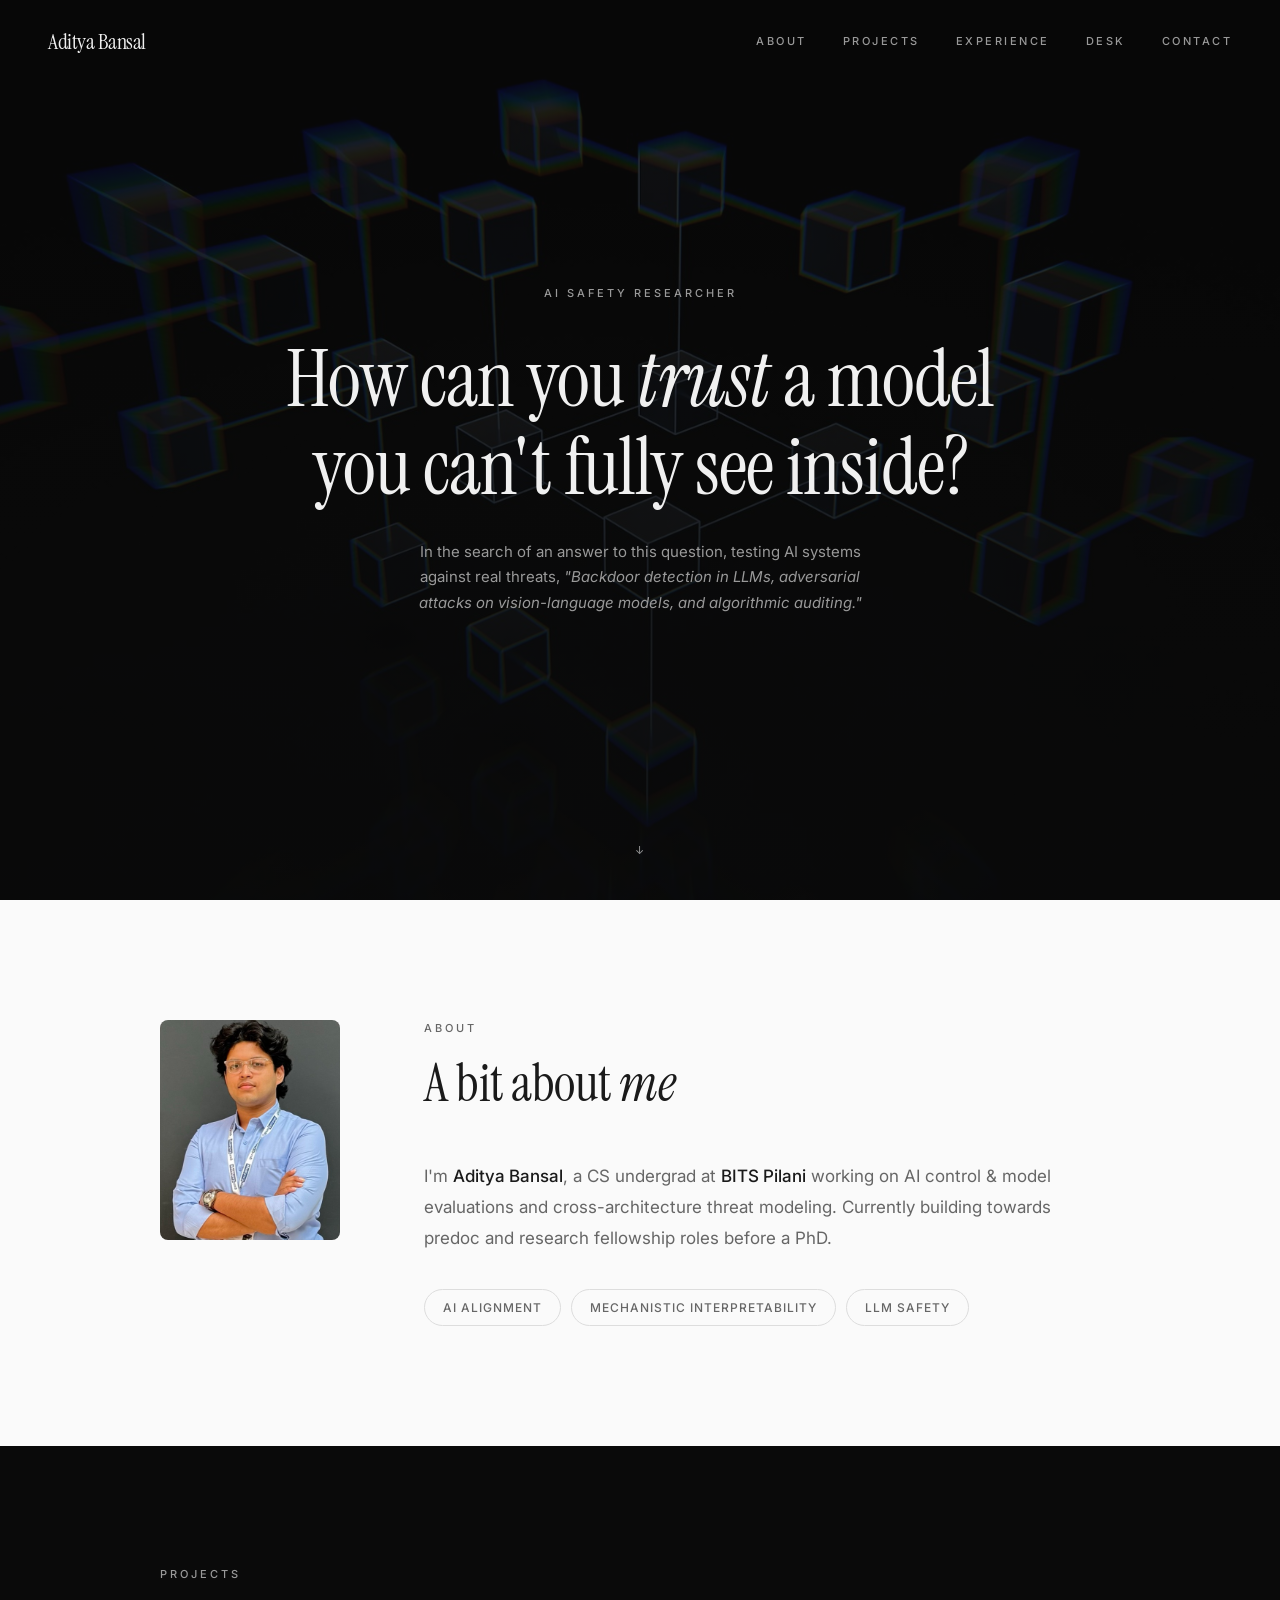
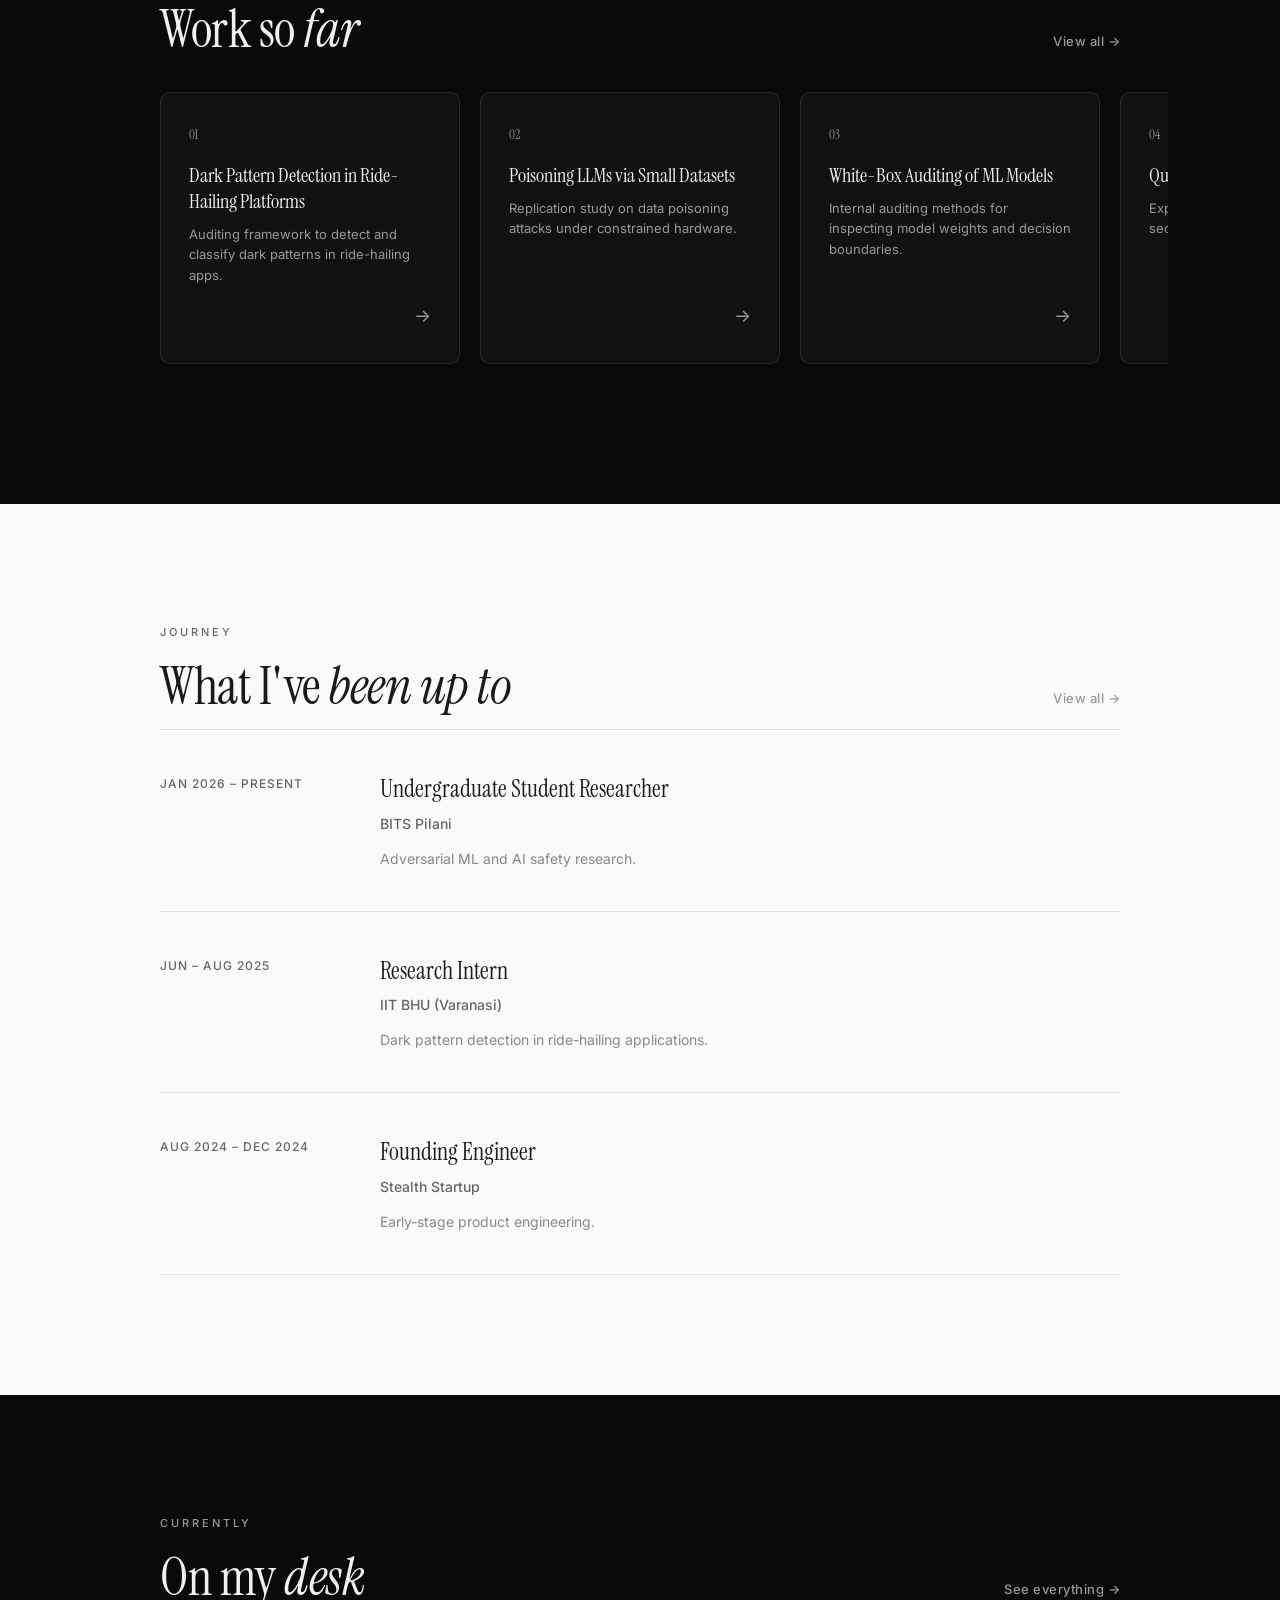
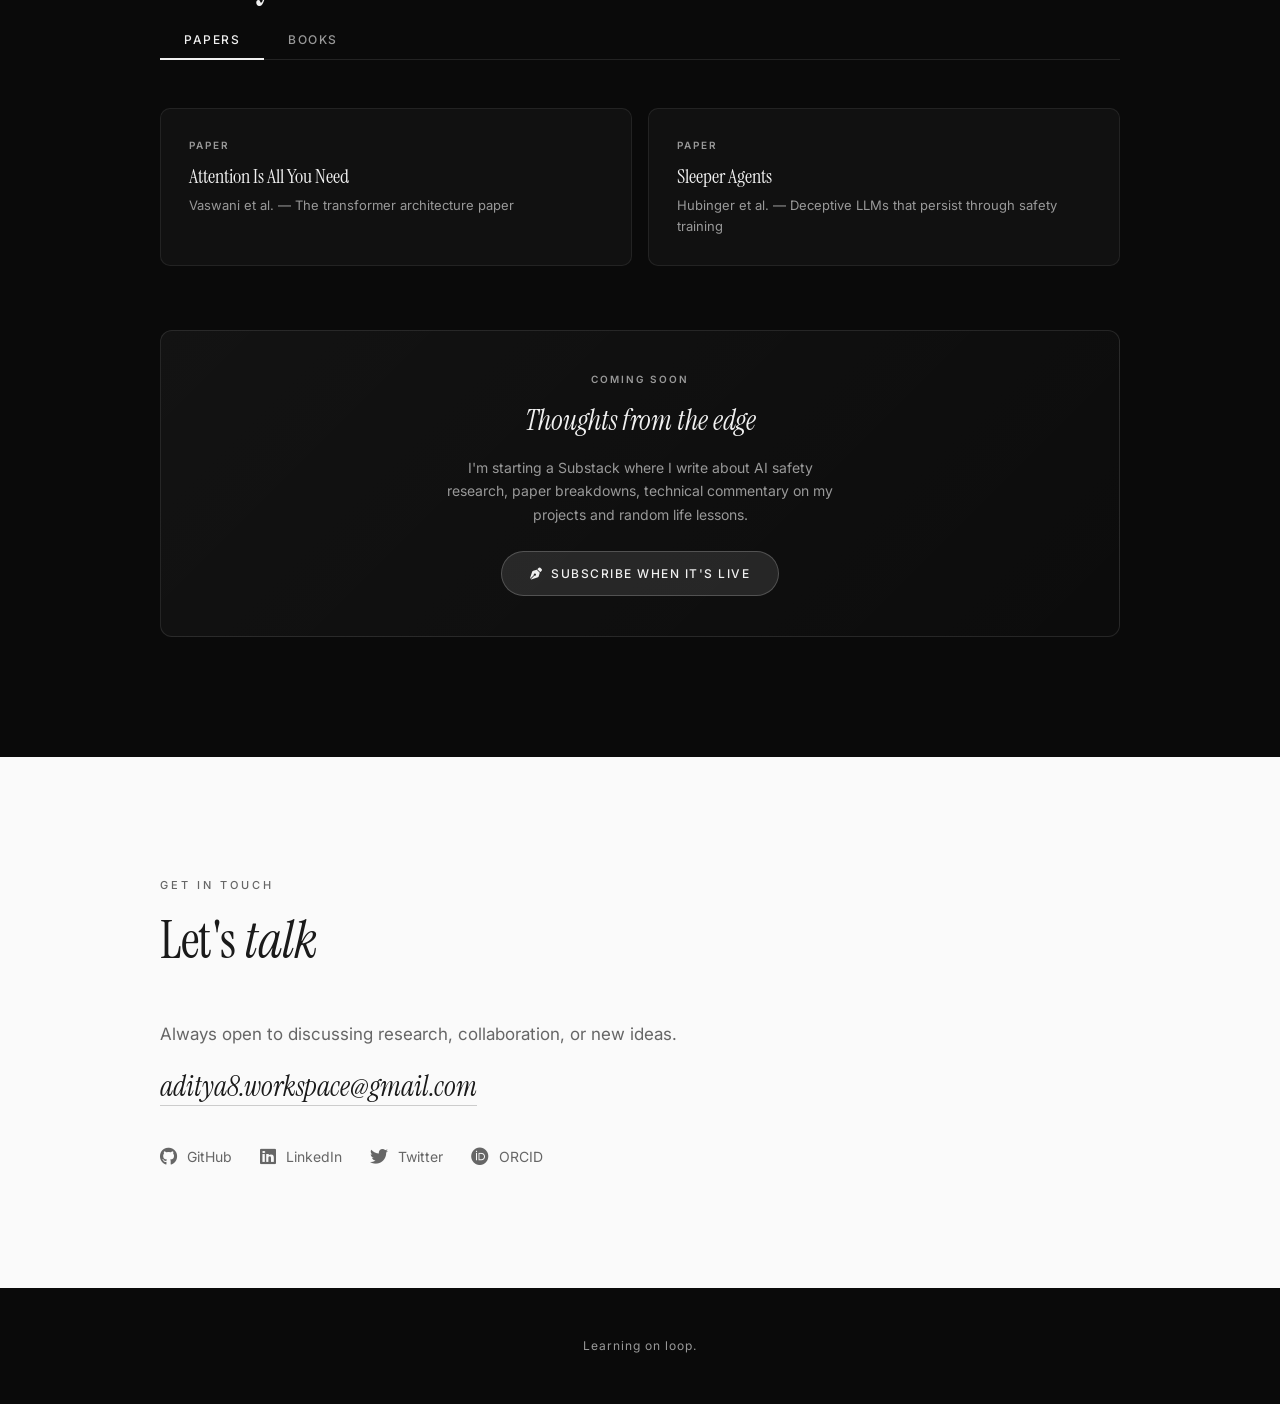
<file: index.html>
<!DOCTYPE html>
<html lang="en">
<head>
    <meta charset="UTF-8">
    <meta name="viewport" content="width=device-width, initial-scale=1.0">
    <title>Aditya Bansal</title>
    <link rel="preconnect" href="https://fonts.googleapis.com">
    <link rel="preconnect" href="https://fonts.gstatic.com" crossorigin>
    <link href="https://fonts.googleapis.com/css2?family=Instrument+Serif:ital@0;1&family=Inter:wght@300;400;500;600&display=swap" rel="stylesheet">
    <link rel="stylesheet" href="https://cdnjs.cloudflare.com/ajax/libs/font-awesome/6.4.0/css/all.min.css">
    <link rel="stylesheet" href="style.css">
</head>
<body>

    <!-- NAV -->
    <nav>
        <a href="index.html" class="nav-name">Aditya Bansal</a>
        <div class="nav-links">
            <a href="about.html">About</a>
            <a href="projects.html">Projects</a>
            <a href="experience.html">Experience</a>
            <a href="desk.html">Desk</a>
            <a href="contact.html">Contact</a>
        </div>
    </nav>

    <!-- HERO -->
    <section class="hero">
        <div class="hero-bg"></div>
        <div class="hero-content">
            <div class="hero-label">AI Safety Researcher</div>
            <h1 class="hero-reveal">
                <span class="word" style="animation-delay:.4s">How</span>
                <span class="word" style="animation-delay:.5s">can</span>
                <span class="word" style="animation-delay:.6s">you</span>
                <em><span class="word" style="animation-delay:.75s">trust</span></em>
                <span class="word" style="animation-delay:.92s">a</span>
                <span class="word" style="animation-delay:1s">model</span>
                <span class="word" style="animation-delay:1.08s">you</span>
                <span class="word" style="animation-delay:1.16s">can't</span>
                <span class="word" style="animation-delay:1.24s">fully</span>
                <span class="word" style="animation-delay:1.32s">see</span>
                <span class="word" style="animation-delay:1.4s">inside?</span>
            </h1>
            <p class="hero-sub">
                In the search of an answer to this question, testing AI systems against real threats, <em>"Backdoor detection in LLMs, adversarial attacks on vision-language models, and algorithmic auditing."</em>
            </p>
        </div>
        <div class="scroll-indicator">&darr;</div>
    </section>

    <!-- ABOUT PREVIEW -->
    <section id="about" class="section-light section-fade-in">
        <div class="section-inner reveal">
            <div class="about-grid">
                <div class="about-photo-col">
                    <img src="profile.jpg" alt="Aditya Bansal" class="profile-photo">
                </div>
                <div class="about-text-col">
                    <div class="section-label">About</div>
                    <h2 class="section-title">A bit about <em>me</em></h2>
                    <p class="about-text">
                        I'm <strong>Aditya Bansal</strong>, a CS undergrad at <strong>BITS Pilani</strong> working on AI control & model evaluations and cross-architecture threat modeling. Currently building towards predoc and research fellowship roles before a PhD.
                    </p>
                    <div class="interests">
                        <span class="interest-tag">AI Alignment</span>
                        <span class="interest-tag">Mechanistic Interpretability</span>
                        <span class="interest-tag">LLM Safety</span>
                    </div>
                </div>
            </div>
        </div>
    </section>

    <!-- PROJECTS PREVIEW -->
    <section id="projects" class="section-dark section-fade-in">
        <div class="section-inner reveal">
            <div class="section-header-row">
                <div>
                    <div class="section-label">Projects</div>
                    <h2 class="section-title">Work so <em>far</em></h2>
                </div>
                <a href="projects.html" class="view-all-link">View all &rarr;</a>
            </div>
            <div class="project-slider">
                <div class="project-track">
                    <a href="projects.html" class="project-tile">
                        <span class="tile-num">01</span>
                        <h3 class="tile-title">Dark Pattern Detection in Ride-Hailing Platforms</h3>
                        <p class="tile-desc">Auditing framework to detect and classify dark patterns in ride-hailing apps.</p>
                        <span class="tile-arrow">&rarr;</span>
                    </a>
                    <a href="projects.html" class="project-tile">
                        <span class="tile-num">02</span>
                        <h3 class="tile-title">Poisoning LLMs via Small Datasets</h3>
                        <p class="tile-desc">Replication study on data poisoning attacks under constrained hardware.</p>
                        <span class="tile-arrow">&rarr;</span>
                    </a>
                    <a href="projects.html" class="project-tile">
                        <span class="tile-num">03</span>
                        <h3 class="tile-title">White-Box Auditing of ML Models</h3>
                        <p class="tile-desc">Internal auditing methods for inspecting model weights and decision boundaries.</p>
                        <span class="tile-arrow">&rarr;</span>
                    </a>
                    <a href="projects.html" class="project-tile">
                        <span class="tile-num">04</span>
                        <h3 class="tile-title">Quantum Communication Protocols</h3>
                        <p class="tile-desc">Exploring quantum key distribution and secure communication channels.</p>
                        <span class="tile-arrow">&rarr;</span>
                    </a>
                    <a href="projects.html" class="project-tile">
                        <span class="tile-num">05</span>
                        <h3 class="tile-title">Adversarial Attacks on Vision-Language Agents</h3>
                        <p class="tile-desc">Studying robustness of VLAs against targeted adversarial perturbations.</p>
                        <span class="tile-arrow">&rarr;</span>
                    </a>
                </div>
            </div>
        </div>
    </section>

    <!-- EXPERIENCE PREVIEW -->
    <section id="experience" class="section-light section-fade-in">
        <div class="section-inner reveal">
            <div class="section-header-row">
                <div>
                    <div class="section-label">Journey</div>
                    <h2 class="section-title">What I've <em>been up to</em></h2>
                </div>
                <a href="experience.html" class="view-all-link dark">View all &rarr;</a>
            </div>
            <div class="exp-list">
                <div class="exp-item">
                    <div class="exp-date">Jan 2026 &ndash; Present</div>
                    <div>
                        <div class="exp-role">Undergraduate Student Researcher</div>
                        <div class="exp-org">BITS Pilani</div>
                        <p class="exp-desc">Adversarial ML and AI safety research.</p>
                    </div>
                </div>
                <div class="exp-item">
                    <div class="exp-date">Jun &ndash; Aug 2025</div>
                    <div>
                        <div class="exp-role">Research Intern</div>
                        <div class="exp-org">IIT BHU (Varanasi)</div>
                        <p class="exp-desc">Dark pattern detection in ride-hailing applications.</p>
                    </div>
                </div>
                <div class="exp-item">
                    <div class="exp-date">Aug 2024 &ndash; Dec 2024</div>
                    <div>
                        <div class="exp-role">Founding Engineer</div>
                        <div class="exp-org">Stealth Startup</div>
                        <p class="exp-desc">Early-stage product engineering.</p>
                    </div>
                </div>
            </div>
        </div>
    </section>

    <!-- ON MY DESK -->
    <section class="section-dark section-fade-in" id="desk">
        <div class="section-inner reveal">
            <div class="section-header-row">
                <div>
                    <div class="section-label">Currently</div>
                    <h2 class="section-title">On my <em>desk</em></h2>
                </div>
                <a href="desk.html" class="view-all-link">See everything &rarr;</a>
            </div>

            <div class="desk-tabs">
                <button class="desk-tab active" data-tab="papers">Papers</button>
                <button class="desk-tab" data-tab="books">Books</button>
            </div>

            <div class="desk-panel active" id="panel-papers">
                <div class="desk-grid">
                    <div class="desk-card">
                        <div class="desk-card-label">Paper</div>
                        <div class="desk-card-title">Attention Is All You Need</div>
                        <div class="desk-card-meta">Vaswani et al. &mdash; The transformer architecture paper</div>
                    </div>
                    <div class="desk-card">
                        <div class="desk-card-label">Paper</div>
                        <div class="desk-card-title">Sleeper Agents</div>
                        <div class="desk-card-meta">Hubinger et al. &mdash; Deceptive LLMs that persist through safety training</div>
                    </div>
                </div>
            </div>

            <div class="desk-panel" id="panel-books">
                <div class="desk-grid">
                    <div class="desk-card">
                        <div class="desk-card-label">Book</div>
                        <div class="desk-card-title">Deep Learning</div>
                        <div class="desk-card-meta">Ian Goodfellow &mdash; Foundations of modern deep learning</div>
                    </div>
                </div>
            </div>

            <div class="substack-cta">
                <div class="cta-label">Coming Soon</div>
                <h3>Thoughts from the edge</h3>
                <p>I'm starting a Substack where I write about AI safety research, paper breakdowns, technical commentary on my projects and random life lessons.</p>
                <a href="https://binarybarrd.substack.com/?utm_campaign=pub&utm_medium=web" class="substack-btn"><i class="fas fa-pen-nib"></i> Subscribe when it's live</a>
            </div>
        </div>
    </section>

    <!-- CONTACT PREVIEW -->
    <section id="contact" class="section-light section-fade-in">
        <div class="section-inner reveal">
            <div class="section-label">Get in Touch</div>
            <h2 class="section-title">Let's <em>talk</em></h2>
            <p class="about-text">Always open to discussing research, collaboration, or new ideas.</p>
            <div class="email-line">
                <a href="mailto:aditya8.workspace@gmail.com">aditya8.workspace@gmail.com</a>
            </div>
            <div class="contact-links">
                <a href="https://github.com/BinaryBarrd" class="contact-link" target="_blank"><i class="fab fa-github"></i> GitHub</a>
                <a href="https://linkedin.com/in/binarybarrd" class="contact-link" target="_blank"><i class="fab fa-linkedin"></i> LinkedIn</a>
                <a href="https://twitter.com/binarrybarrd" class="contact-link" target="_blank"><i class="fab fa-twitter"></i> Twitter</a>
                <a href="https://orcid.org/0009-0008-5408-3434" class="contact-link" target="_blank"><i class="fab fa-orcid"></i> ORCID</a>
            </div>
        </div>
    </section>

    <!-- FOOTER -->
    <footer>Learning on loop.</footer>

    <script>
        // Nav background on scroll
        const nav = document.querySelector('nav');
        window.addEventListener('scroll', () => {
            nav.classList.toggle('scrolled', window.scrollY > 60);
        });

        // Reveal on scroll
        const reveals = document.querySelectorAll('.reveal');
        const observer = new IntersectionObserver((entries) => {
            entries.forEach(entry => {
                if (entry.isIntersecting) entry.target.classList.add('visible');
            });
        }, { threshold: 0.08, rootMargin: '0px 0px -60px 0px' });
        reveals.forEach(el => observer.observe(el));

        // Desk tabs
        document.querySelectorAll('.desk-tab').forEach(tab => {
            tab.addEventListener('click', () => {
                document.querySelectorAll('.desk-tab').forEach(t => t.classList.remove('active'));
                document.querySelectorAll('.desk-panel').forEach(p => p.classList.remove('active'));
                tab.classList.add('active');
                document.getElementById('panel-' + tab.dataset.tab).classList.add('active');
            });
        });

        // Project slider drag
        const track = document.querySelector('.project-track');
        const slider = document.querySelector('.project-slider');
        let isDown = false, startX, scrollLeft;
        slider.addEventListener('mousedown', e => {
            isDown = true; slider.classList.add('grabbing');
            startX = e.pageX - slider.offsetLeft;
            scrollLeft = slider.scrollLeft;
        });
        slider.addEventListener('mouseleave', () => { isDown = false; slider.classList.remove('grabbing'); });
        slider.addEventListener('mouseup', () => { isDown = false; slider.classList.remove('grabbing'); });
        slider.addEventListener('mousemove', e => {
            if (!isDown) return;
            e.preventDefault();
            const x = e.pageX - slider.offsetLeft;
            slider.scrollLeft = scrollLeft - (x - startX) * 1.5;
        });
    </script>

</body>
</html>
</file>
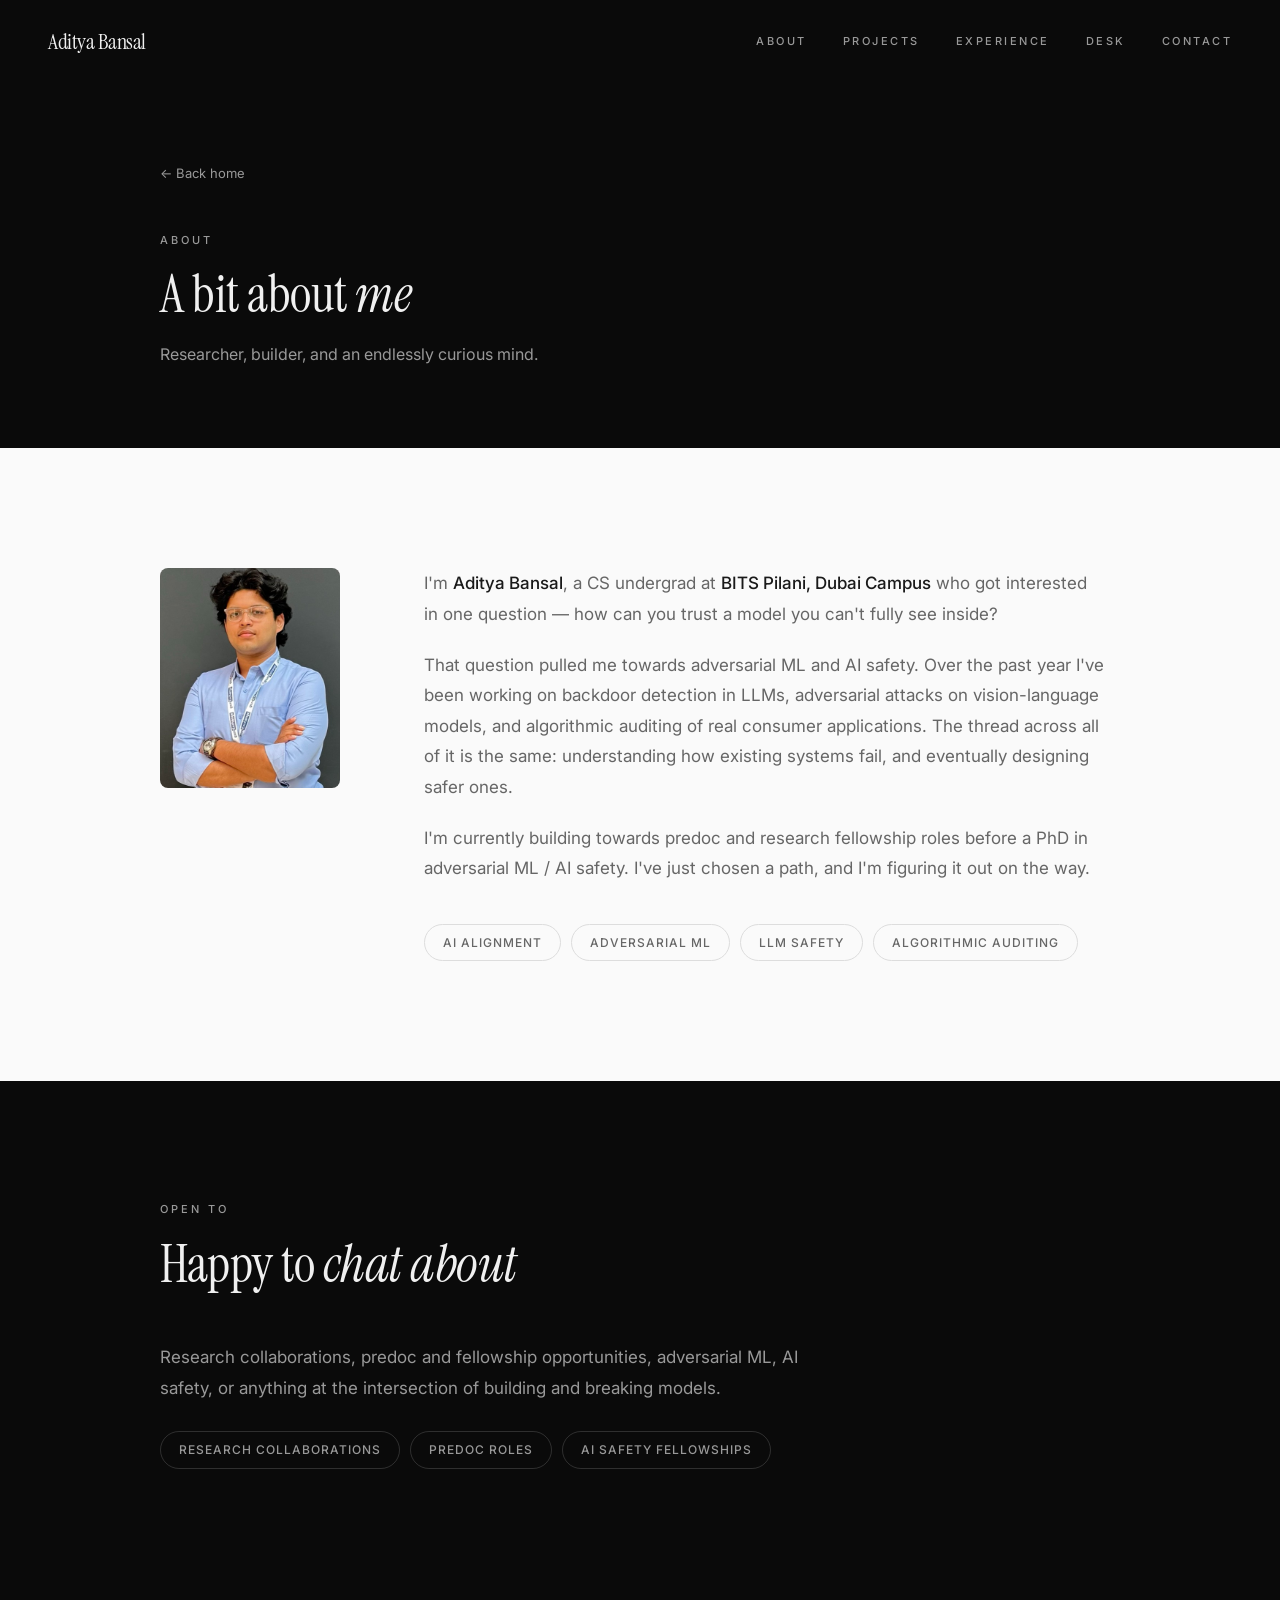
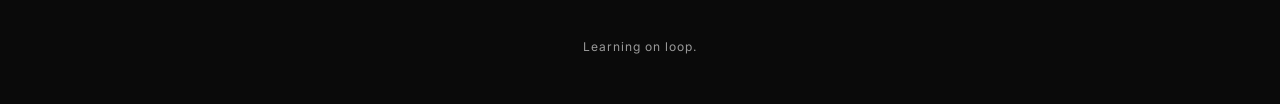
<file: about.html>
<!DOCTYPE html>
<html lang="en">
<head>
    <meta charset="UTF-8">
    <meta name="viewport" content="width=device-width, initial-scale=1.0">
    <title>About — Aditya Bansal</title>
    <link rel="preconnect" href="https://fonts.googleapis.com">
    <link rel="preconnect" href="https://fonts.gstatic.com" crossorigin>
    <link href="https://fonts.googleapis.com/css2?family=Instrument+Serif:ital@0;1&family=Inter:wght@300;400;500;600&display=swap" rel="stylesheet">
    <link rel="stylesheet" href="https://cdnjs.cloudflare.com/ajax/libs/font-awesome/6.4.0/css/all.min.css">
    <link rel="stylesheet" href="style.css">
</head>
<body>

    <nav>
        <a href="index.html" class="nav-name">Aditya Bansal</a>
        <div class="nav-links">
            <a href="about.html">About</a>
            <a href="projects.html">Projects</a>
            <a href="experience.html">Experience</a>
            <a href="desk.html">Desk</a>
            <a href="contact.html">Contact</a>
        </div>
    </nav>

    <div class="page-header">
        <div class="section-inner">
            <a href="index.html" class="back-link">&larr; Back home</a>
            <div class="section-label">About</div>
            <h1 class="section-title">A bit about <em>me</em></h1>
            <p class="page-intro">Researcher, builder, and an endlessly curious mind.</p>
        </div>
    </div>

    <section class="section-light">
        <div class="section-inner">
            <div class="about-grid">
                <div class="about-photo-col">
                    <img src="profile.jpg" alt="Aditya Bansal" class="profile-photo">
                </div>
                <div class="about-text-col">
                    <p class="about-text">
                        I'm <strong>Aditya Bansal</strong>, a CS undergrad at <strong>BITS Pilani, Dubai Campus</strong>
                        who got interested in one question &mdash; how can you trust a model you can't fully see inside?
                    </p>
                    <p class="about-text" style="margin-top: 20px;">
                        That question pulled me towards adversarial ML and AI safety. Over the past year I've been
                        working on backdoor detection in LLMs, adversarial attacks on vision-language models, and
                        algorithmic auditing of real consumer applications. The thread across all of it is the same:
                        understanding how existing systems fail, and eventually designing safer ones.
                    </p>
                    <p class="about-text" style="margin-top: 20px;">
                        I'm currently building towards predoc and research fellowship roles before a PhD in
                        adversarial ML / AI safety. I've just chosen a path, and I'm figuring it out on the way.
                    </p>
                    <div class="interests" style="margin-top: 40px;">
                        <span class="interest-tag">AI Alignment</span>
                        <span class="interest-tag">Adversarial ML</span>
                        <span class="interest-tag">LLM Safety</span>
                        <span class="interest-tag">Algorithmic Auditing</span>
                    </div>
                </div>
            </div>
        </div>
    </section>

    <section class="section-dark">
        <div class="section-inner">
            <div class="section-label">Open to</div>
            <h2 class="section-title">Happy to <em>chat about</em></h2>
            <p class="about-text" style="color: var(--text-muted);">
                Research collaborations, predoc and fellowship opportunities, adversarial ML, AI safety, or anything at the intersection of building and breaking models.
            </p>
            <div class="interests" style="margin-top: 28px;">
                <span class="interest-tag" style="border-color: rgba(255,255,255,0.15); color: var(--text-muted);">Research Collaborations</span>
                <span class="interest-tag" style="border-color: rgba(255,255,255,0.15); color: var(--text-muted);">Predoc Roles</span>
                <span class="interest-tag" style="border-color: rgba(255,255,255,0.15); color: var(--text-muted);">AI Safety Fellowships</span>
            </div>
        </div>
    </section>

    <footer>Learning on loop.</footer>

    <script>
        const nav = document.querySelector('nav');
        window.addEventListener('scroll', () => {
            nav.classList.toggle('scrolled', window.scrollY > 60);
        });
    </script>

</body>
</html>
</file>
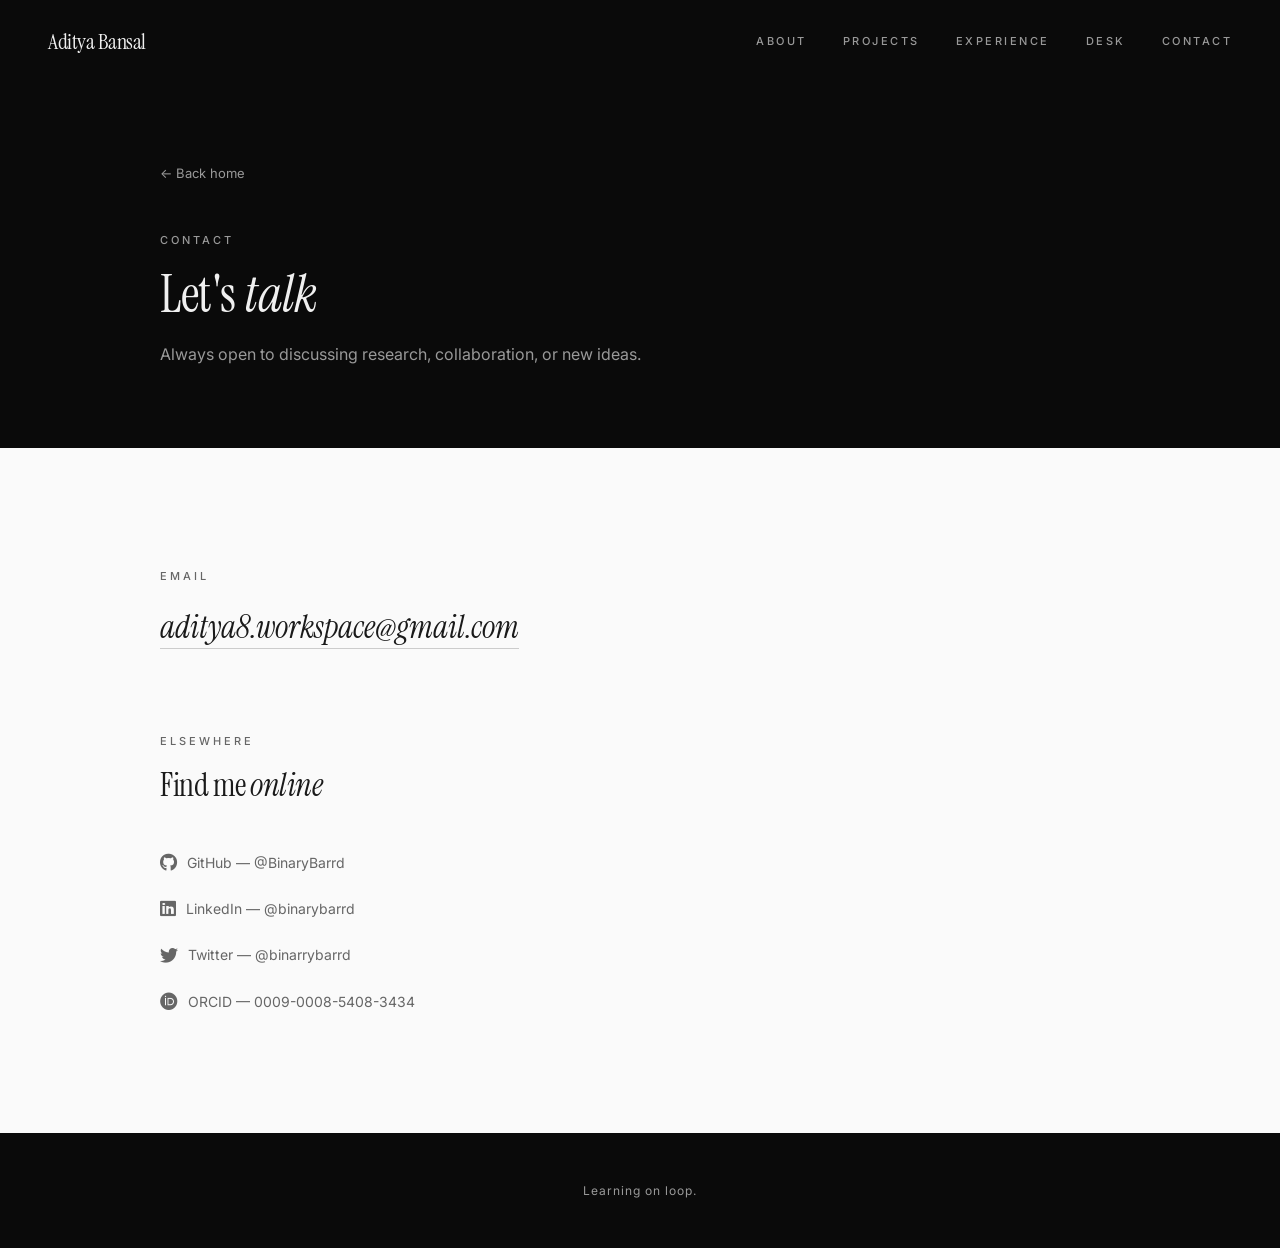
<file: contact.html>
<!DOCTYPE html>
<html lang="en">
<head>
    <meta charset="UTF-8">
    <meta name="viewport" content="width=device-width, initial-scale=1.0">
    <title>Contact — Aditya Bansal</title>
    <link rel="preconnect" href="https://fonts.googleapis.com">
    <link rel="preconnect" href="https://fonts.gstatic.com" crossorigin>
    <link href="https://fonts.googleapis.com/css2?family=Instrument+Serif:ital@0;1&family=Inter:wght@300;400;500;600&display=swap" rel="stylesheet">
    <link rel="stylesheet" href="https://cdnjs.cloudflare.com/ajax/libs/font-awesome/6.4.0/css/all.min.css">
    <link rel="stylesheet" href="style.css">
</head>
<body>

    <nav>
        <a href="index.html" class="nav-name">Aditya Bansal</a>
        <div class="nav-links">
            <a href="about.html">About</a>
            <a href="projects.html">Projects</a>
            <a href="experience.html">Experience</a>
            <a href="desk.html">Desk</a>
            <a href="contact.html">Contact</a>
        </div>
    </nav>

    <div class="page-header">
        <div class="section-inner">
            <a href="index.html" class="back-link">&larr; Back home</a>
            <div class="section-label">Contact</div>
            <h1 class="section-title">Let's <em>talk</em></h1>
            <p class="page-intro">Always open to discussing research, collaboration, or new ideas.</p>
        </div>
    </div>

    <section class="section-light">
        <div class="section-inner">
            <div class="section-label">Email</div>
            <div class="email-line" style="margin-top: 8px; font-size: 32px;">
                <a href="mailto:aditya8.workspace@gmail.com">aditya8.workspace@gmail.com</a>
            </div>

            <div style="margin-top: 80px;">
                <div class="section-label">Elsewhere</div>
                <h2 class="section-title" style="font-size: 32px;">Find me <em>online</em></h2>
                <div class="contact-links" style="flex-direction: column; gap: 24px;">
                    <a href="https://github.com/BinaryBarrd" class="contact-link" target="_blank">
                        <i class="fab fa-github"></i> GitHub &mdash; @BinaryBarrd
                    </a>
                    <a href="https://linkedin.com/in/binarybarrd" class="contact-link" target="_blank">
                        <i class="fab fa-linkedin"></i> LinkedIn &mdash; @binarybarrd
                    </a>
                    <a href="https://twitter.com/binarrybarrd" class="contact-link" target="_blank">
                        <i class="fab fa-twitter"></i> Twitter &mdash; @binarrybarrd
                    </a>
                    <a href="https://orcid.org/0009-0008-5408-3434" class="contact-link" target="_blank">
                        <i class="fab fa-orcid"></i> ORCID &mdash; 0009-0008-5408-3434
                    </a>
                </div>
            </div>
        </div>
    </section>

    <footer>Learning on loop.</footer>

    <script>
        const nav = document.querySelector('nav');
        window.addEventListener('scroll', () => {
            nav.classList.toggle('scrolled', window.scrollY > 60);
        });
    </script>

</body>
</html>
</file>
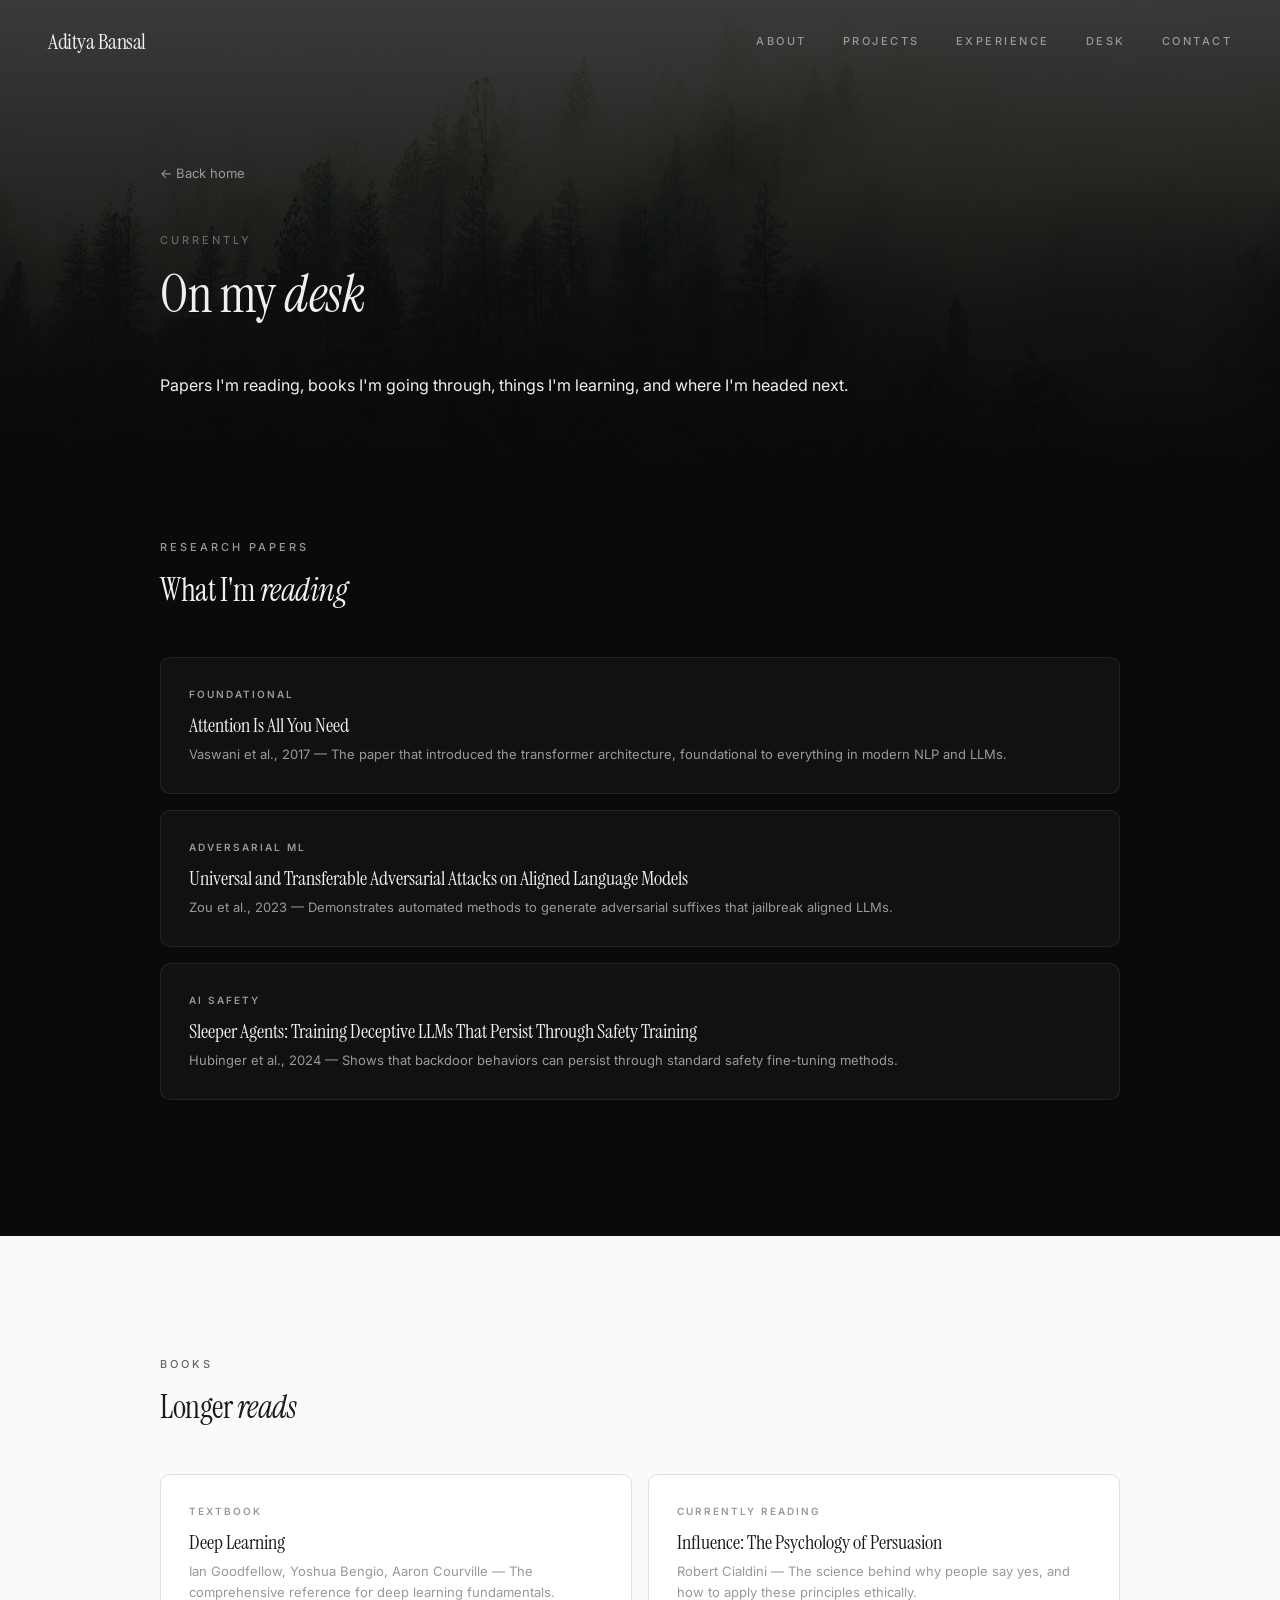
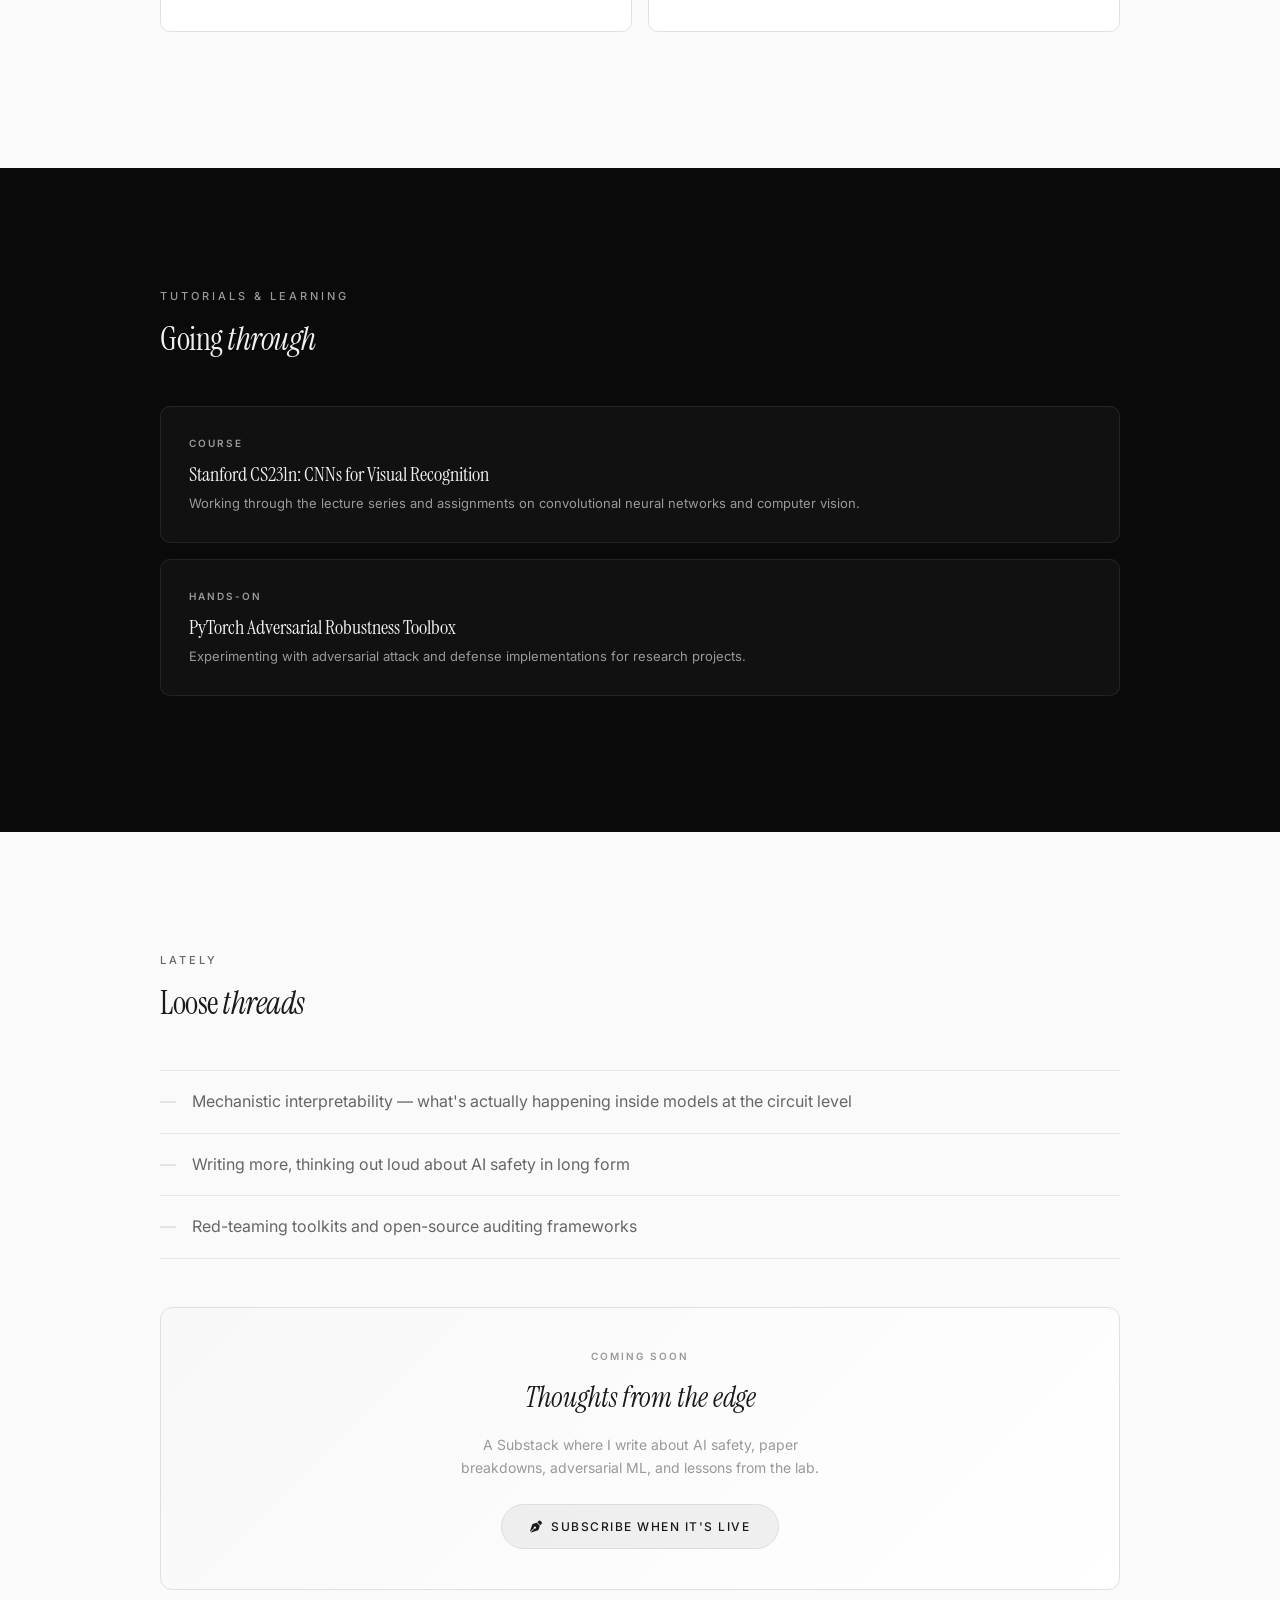
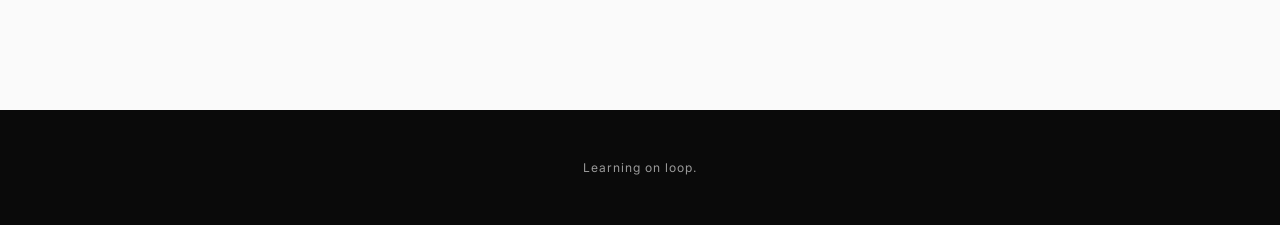
<file: desk.html>
<!DOCTYPE html>
<html lang="en">
<head>
    <meta charset="UTF-8">
    <meta name="viewport" content="width=device-width, initial-scale=1.0">
    <title>On My Desk — Aditya Bansal</title>
    <link rel="preconnect" href="https://fonts.googleapis.com">
    <link rel="preconnect" href="https://fonts.gstatic.com" crossorigin>
    <link href="https://fonts.googleapis.com/css2?family=Instrument+Serif:ital@0;1&family=Inter:wght@300;400;500;600&display=swap" rel="stylesheet">
    <link rel="stylesheet" href="https://cdnjs.cloudflare.com/ajax/libs/font-awesome/6.4.0/css/all.min.css">
    <link rel="stylesheet" href="style.css">
</head>
<body>

    <nav>
        <a href="index.html" class="nav-name">Aditya Bansal</a>
        <div class="nav-links">
            <a href="about.html">About</a>
            <a href="projects.html">Projects</a>
            <a href="experience.html">Experience</a>
            <a href="desk.html">Desk</a>
            <a href="contact.html">Contact</a>
        </div>
    </nav>

    <!-- HERO WITH NATURE BG -->
    <div class="desk-hero">
        <div class="desk-hero-bg"></div>
        <div class="section-inner">
            <a href="index.html" class="back-link">&larr; Back home</a>
            <div class="section-label">Currently</div>
            <h1 class="section-title">On my <em>desk</em></h1>
            <p class="page-intro">Papers I'm reading, books I'm going through, things I'm learning, and where I'm headed next.</p>
        </div>
    </div>

    <!-- PAPERS -->
    <section class="section-dark" style="padding-top: 60px;">
        <div class="section-inner">
            <div class="section-label">Research Papers</div>
            <h2 class="section-title" style="font-size: 32px;">What I'm <em>reading</em></h2>

            <div class="desk-card">
                <div class="desk-card-label">Foundational</div>
                <div class="desk-card-title">Attention Is All You Need</div>
                <div class="desk-card-meta">Vaswani et al., 2017 &mdash; The paper that introduced the transformer architecture, foundational to everything in modern NLP and LLMs.</div>
            </div>

            <div class="desk-card">
                <div class="desk-card-label">Adversarial ML</div>
                <div class="desk-card-title">Universal and Transferable Adversarial Attacks on Aligned Language Models</div>
                <div class="desk-card-meta">Zou et al., 2023 &mdash; Demonstrates automated methods to generate adversarial suffixes that jailbreak aligned LLMs.</div>
            </div>

            <div class="desk-card">
                <div class="desk-card-label">AI Safety</div>
                <div class="desk-card-title">Sleeper Agents: Training Deceptive LLMs That Persist Through Safety Training</div>
                <div class="desk-card-meta">Hubinger et al., 2024 &mdash; Shows that backdoor behaviors can persist through standard safety fine-tuning methods.</div>
            </div>
        </div>
    </section>

    <!-- BOOKS -->
    <section class="section-light">
        <div class="section-inner">
            <div class="section-label">Books</div>
            <h2 class="section-title" style="font-size: 32px;">Longer <em>reads</em></h2>

            <div class="desk-grid">
                <div class="desk-card">
                    <div class="desk-card-label">Textbook</div>
                    <div class="desk-card-title">Deep Learning</div>
                    <div class="desk-card-meta">Ian Goodfellow, Yoshua Bengio, Aaron Courville &mdash; The comprehensive reference for deep learning fundamentals.</div>
                </div>

                <div class="desk-card">
                    <div class="desk-card-label">Currently Reading</div>
                    <div class="desk-card-title">Influence: The Psychology of Persuasion</div>
                    <div class="desk-card-meta">Robert Cialdini &mdash; The science behind why people say yes, and how to apply these principles ethically.</div>
                </div>
            </div>
        </div>
    </section>

    <!-- TUTORIALS & LEARNING -->
    <section class="section-dark">
        <div class="section-inner">
            <div class="section-label">Tutorials & Learning</div>
            <h2 class="section-title" style="font-size: 32px;">Going <em>through</em></h2>

            <div class="desk-card">
                <div class="desk-card-label">Course</div>
                <div class="desk-card-title">Stanford CS231n: CNNs for Visual Recognition</div>
                <div class="desk-card-meta">Working through the lecture series and assignments on convolutional neural networks and computer vision.</div>
            </div>

            <div class="desk-card">
                <div class="desk-card-label">Hands-on</div>
                <div class="desk-card-title">PyTorch Adversarial Robustness Toolbox</div>
                <div class="desk-card-meta">Experimenting with adversarial attack and defense implementations for research projects.</div>
            </div>
        </div>
    </section>

    <!-- LOOSE THREADS -->
    <section class="section-light">
        <div class="section-inner">
            <div class="section-label">Lately</div>
            <h2 class="section-title" style="font-size: 32px;">Loose <em>threads</em></h2>

            <div class="loose-threads">
                <div class="thread-item">
                    <span class="thread-marker">&mdash;</span>
                    <span>Mechanistic interpretability &mdash; what's actually happening inside models at the circuit level</span>
                </div>
                <div class="thread-item">
                    <span class="thread-marker">&mdash;</span>
                    <span>Writing more, thinking out loud about AI safety in long form</span>
                </div>
                <div class="thread-item">
                    <span class="thread-marker">&mdash;</span>
                    <span>Red-teaming toolkits and open-source auditing frameworks</span>
                </div>
            </div>

            <div class="substack-cta">
                <div class="cta-label">Coming Soon</div>
                <h3>Thoughts from the edge</h3>
                <p>A Substack where I write about AI safety, paper breakdowns, adversarial ML, and lessons from the lab.</p>
                <a href="#" class="substack-btn"><i class="fas fa-pen-nib"></i> Subscribe when it's live</a>
            </div>
        </div>
    </section>

    <footer>Learning on loop.</footer>

    <script>
        const nav = document.querySelector('nav');
        window.addEventListener('scroll', () => {
            nav.classList.toggle('scrolled', window.scrollY > 60);
        });
    </script>

</body>
</html>
</file>
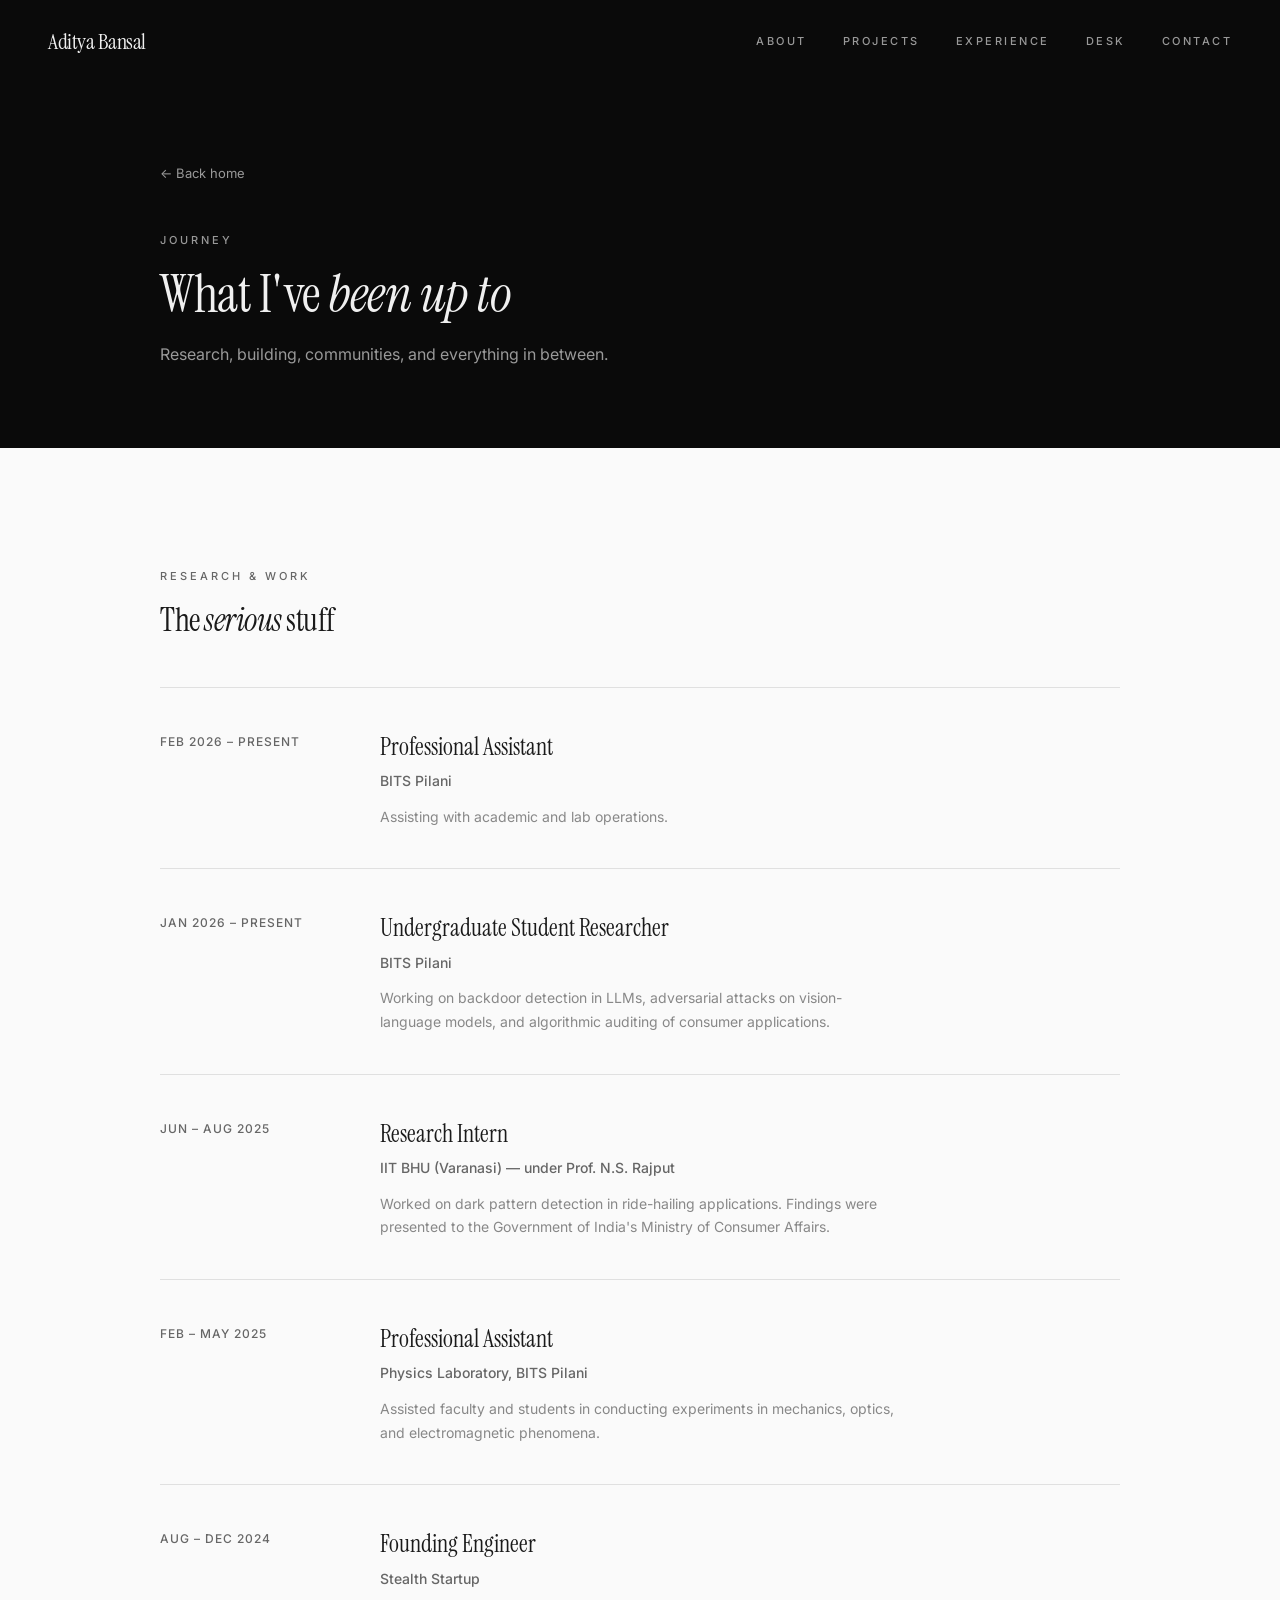
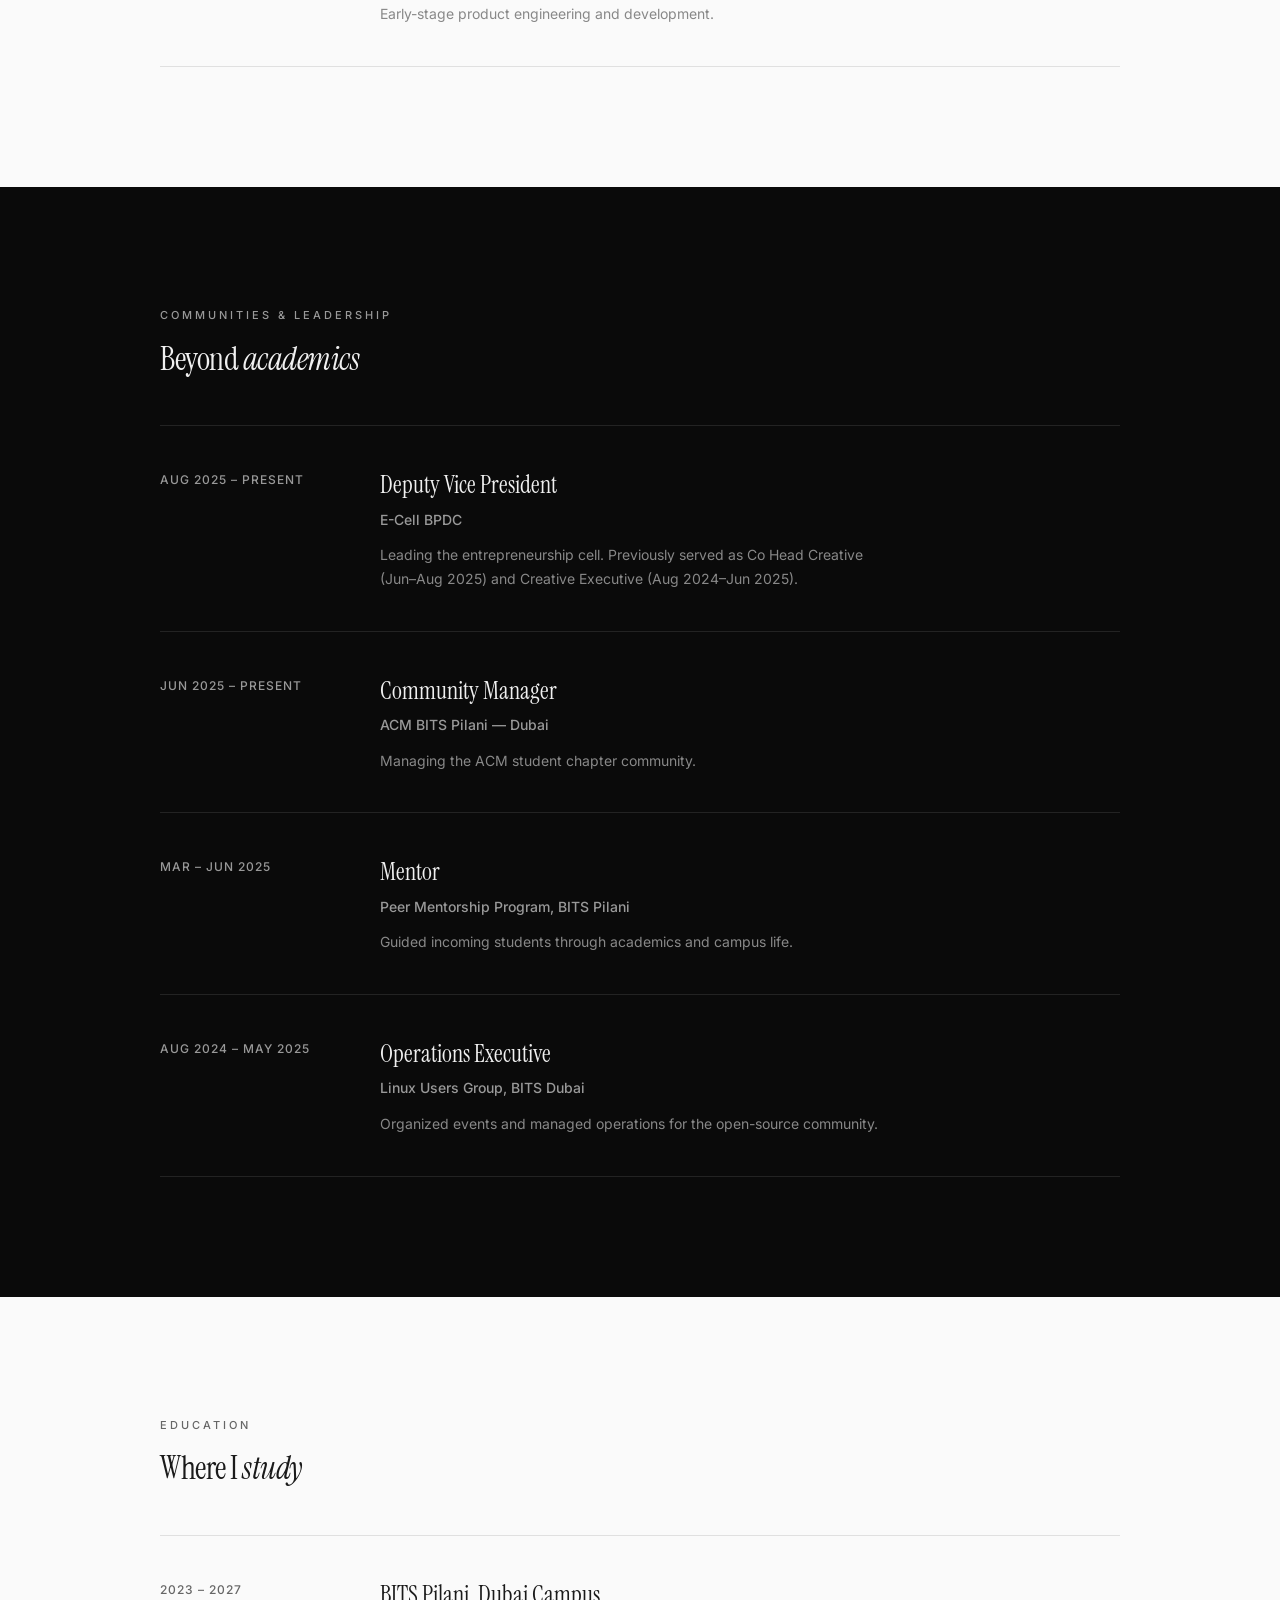
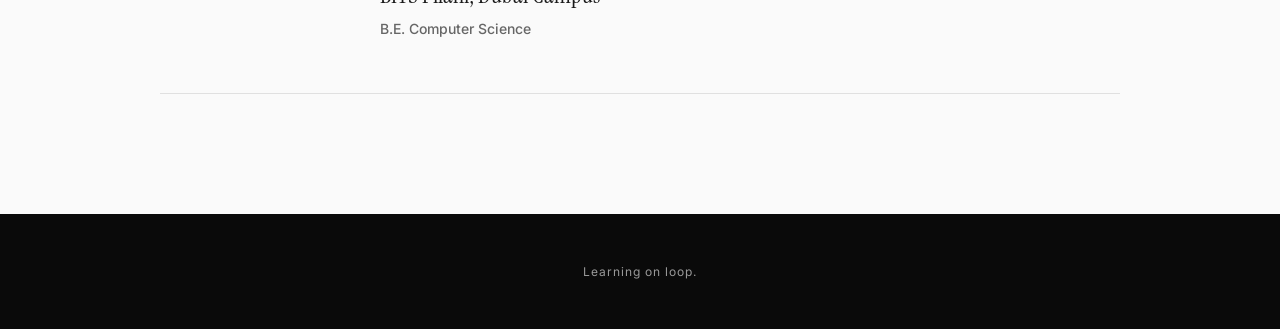
<file: experience.html>
<!DOCTYPE html>
<html lang="en">
<head>
    <meta charset="UTF-8">
    <meta name="viewport" content="width=device-width, initial-scale=1.0">
    <title>Experience — Aditya Bansal</title>
    <link rel="preconnect" href="https://fonts.googleapis.com">
    <link rel="preconnect" href="https://fonts.gstatic.com" crossorigin>
    <link href="https://fonts.googleapis.com/css2?family=Instrument+Serif:ital@0;1&family=Inter:wght@300;400;500;600&display=swap" rel="stylesheet">
    <link rel="stylesheet" href="https://cdnjs.cloudflare.com/ajax/libs/font-awesome/6.4.0/css/all.min.css">
    <link rel="stylesheet" href="style.css">
</head>
<body>

    <nav>
        <a href="index.html" class="nav-name">Aditya Bansal</a>
        <div class="nav-links">
            <a href="about.html">About</a>
            <a href="projects.html">Projects</a>
            <a href="experience.html">Experience</a>
            <a href="desk.html">Desk</a>
            <a href="contact.html">Contact</a>
        </div>
    </nav>

    <div class="page-header">
        <div class="section-inner">
            <a href="index.html" class="back-link">&larr; Back home</a>
            <div class="section-label">Journey</div>
            <h1 class="section-title">What I've <em>been up to</em></h1>
            <p class="page-intro">Research, building, communities, and everything in between.</p>
        </div>
    </div>

    <!-- RESEARCH & WORK -->
    <section class="section-light">
        <div class="section-inner">
            <div class="section-label">Research & Work</div>
            <h2 class="section-title" style="font-size: 32px;">The <em>serious</em> stuff</h2>
            <div class="exp-list">
                <div class="exp-item">
                    <div class="exp-date">Feb 2026 &ndash; Present</div>
                    <div>
                        <div class="exp-role">Professional Assistant</div>
                        <div class="exp-org">BITS Pilani</div>
                        <p class="exp-desc">Assisting with academic and lab operations.</p>
                    </div>
                </div>
                <div class="exp-item">
                    <div class="exp-date">Jan 2026 &ndash; Present</div>
                    <div>
                        <div class="exp-role">Undergraduate Student Researcher</div>
                        <div class="exp-org">BITS Pilani</div>
                        <p class="exp-desc">
                            Working on backdoor detection in LLMs, adversarial attacks on vision-language models,
                            and algorithmic auditing of consumer applications.
                        </p>
                    </div>
                </div>
                <div class="exp-item">
                    <div class="exp-date">Jun &ndash; Aug 2025</div>
                    <div>
                        <div class="exp-role">Research Intern</div>
                        <div class="exp-org">IIT BHU (Varanasi) &mdash; under Prof. N.S. Rajput</div>
                        <p class="exp-desc">
                            Worked on dark pattern detection in ride-hailing applications.
                            Findings were presented to the Government of India's Ministry of Consumer Affairs.
                        </p>
                    </div>
                </div>
                <div class="exp-item">
                    <div class="exp-date">Feb &ndash; May 2025</div>
                    <div>
                        <div class="exp-role">Professional Assistant</div>
                        <div class="exp-org">Physics Laboratory, BITS Pilani</div>
                        <p class="exp-desc">
                            Assisted faculty and students in conducting experiments in mechanics, optics,
                            and electromagnetic phenomena.
                        </p>
                    </div>
                </div>
                <div class="exp-item">
                    <div class="exp-date">Aug &ndash; Dec 2024</div>
                    <div>
                        <div class="exp-role">Founding Engineer</div>
                        <div class="exp-org">Stealth Startup</div>
                        <p class="exp-desc">Early-stage product engineering and development.</p>
                    </div>
                </div>
            </div>
        </div>
    </section>

    <!-- COMMUNITIES & LEADERSHIP -->
    <section class="section-dark">
        <div class="section-inner">
            <div class="section-label">Communities & Leadership</div>
            <h2 class="section-title" style="font-size: 32px;">Beyond <em>academics</em></h2>
            <div class="exp-list">
                <div class="exp-item">
                    <div class="exp-date" style="color: var(--text-muted);">Aug 2025 &ndash; Present</div>
                    <div>
                        <div class="exp-role" style="color: var(--text-white);">Deputy Vice President</div>
                        <div class="exp-org" style="color: var(--text-muted);">E-Cell BPDC</div>
                        <p class="exp-desc">
                            Leading the entrepreneurship cell. Previously served as Co Head Creative
                            (Jun&ndash;Aug 2025) and Creative Executive (Aug 2024&ndash;Jun 2025).
                        </p>
                    </div>
                </div>
                <div class="exp-item">
                    <div class="exp-date" style="color: var(--text-muted);">Jun 2025 &ndash; Present</div>
                    <div>
                        <div class="exp-role" style="color: var(--text-white);">Community Manager</div>
                        <div class="exp-org" style="color: var(--text-muted);">ACM BITS Pilani &mdash; Dubai</div>
                        <p class="exp-desc">Managing the ACM student chapter community.</p>
                    </div>
                </div>
                <div class="exp-item">
                    <div class="exp-date" style="color: var(--text-muted);">Mar &ndash; Jun 2025</div>
                    <div>
                        <div class="exp-role" style="color: var(--text-white);">Mentor</div>
                        <div class="exp-org" style="color: var(--text-muted);">Peer Mentorship Program, BITS Pilani</div>
                        <p class="exp-desc">Guided incoming students through academics and campus life.</p>
                    </div>
                </div>
                <div class="exp-item">
                    <div class="exp-date" style="color: var(--text-muted);">Aug 2024 &ndash; May 2025</div>
                    <div>
                        <div class="exp-role" style="color: var(--text-white);">Operations Executive</div>
                        <div class="exp-org" style="color: var(--text-muted);">Linux Users Group, BITS Dubai</div>
                        <p class="exp-desc">Organized events and managed operations for the open-source community.</p>
                    </div>
                </div>
            </div>
        </div>
    </section>

    <!-- EDUCATION -->
    <section class="section-light">
        <div class="section-inner">
            <div class="section-label">Education</div>
            <h2 class="section-title" style="font-size: 32px;">Where I <em>study</em></h2>
            <div class="exp-list">
                <div class="exp-item">
                    <div class="exp-date">2023 &ndash; 2027</div>
                    <div>
                        <div class="exp-role">BITS Pilani, Dubai Campus</div>
                        <div class="exp-org">B.E. Computer Science</div>
                    </div>
                </div>
            </div>
        </div>
    </section>

    <footer>Learning on loop.</footer>

    <script>
        const nav = document.querySelector('nav');
        window.addEventListener('scroll', () => {
            nav.classList.toggle('scrolled', window.scrollY > 60);
        });
    </script>

</body>
</html>
</file>
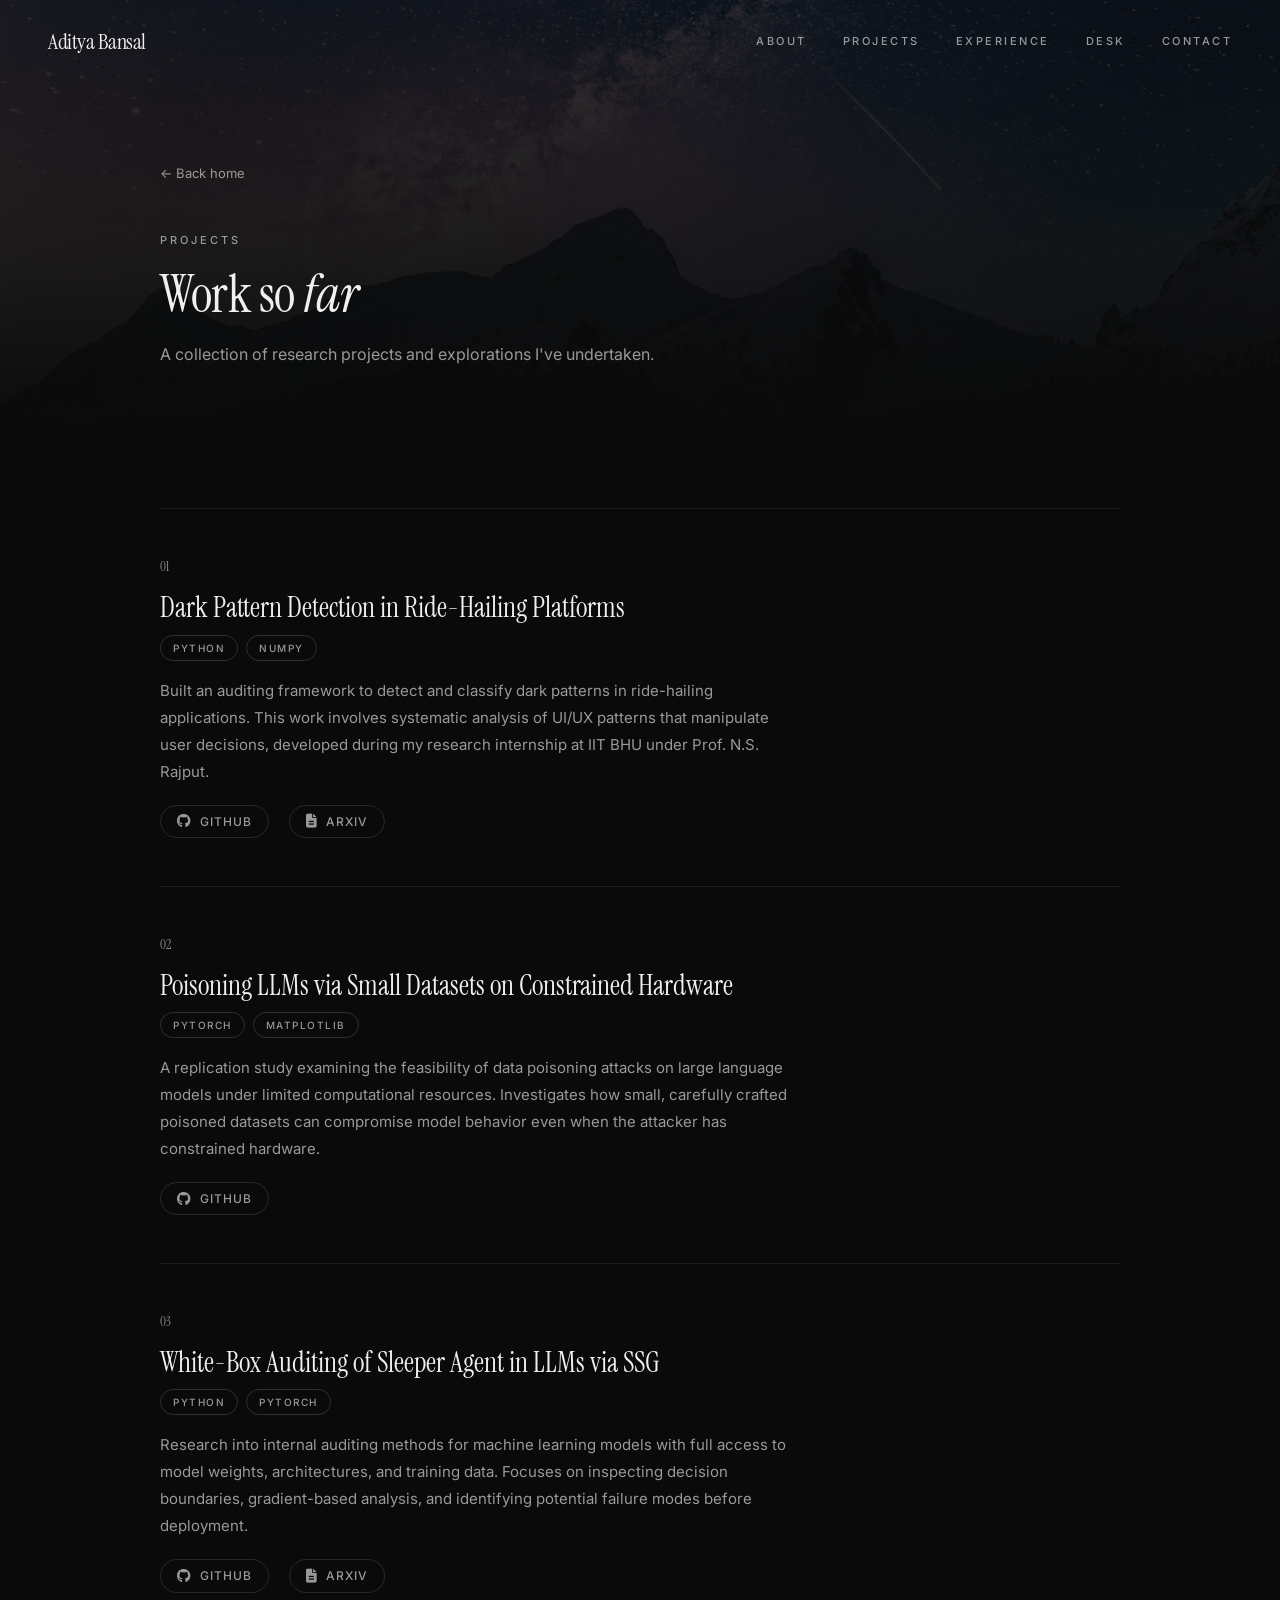
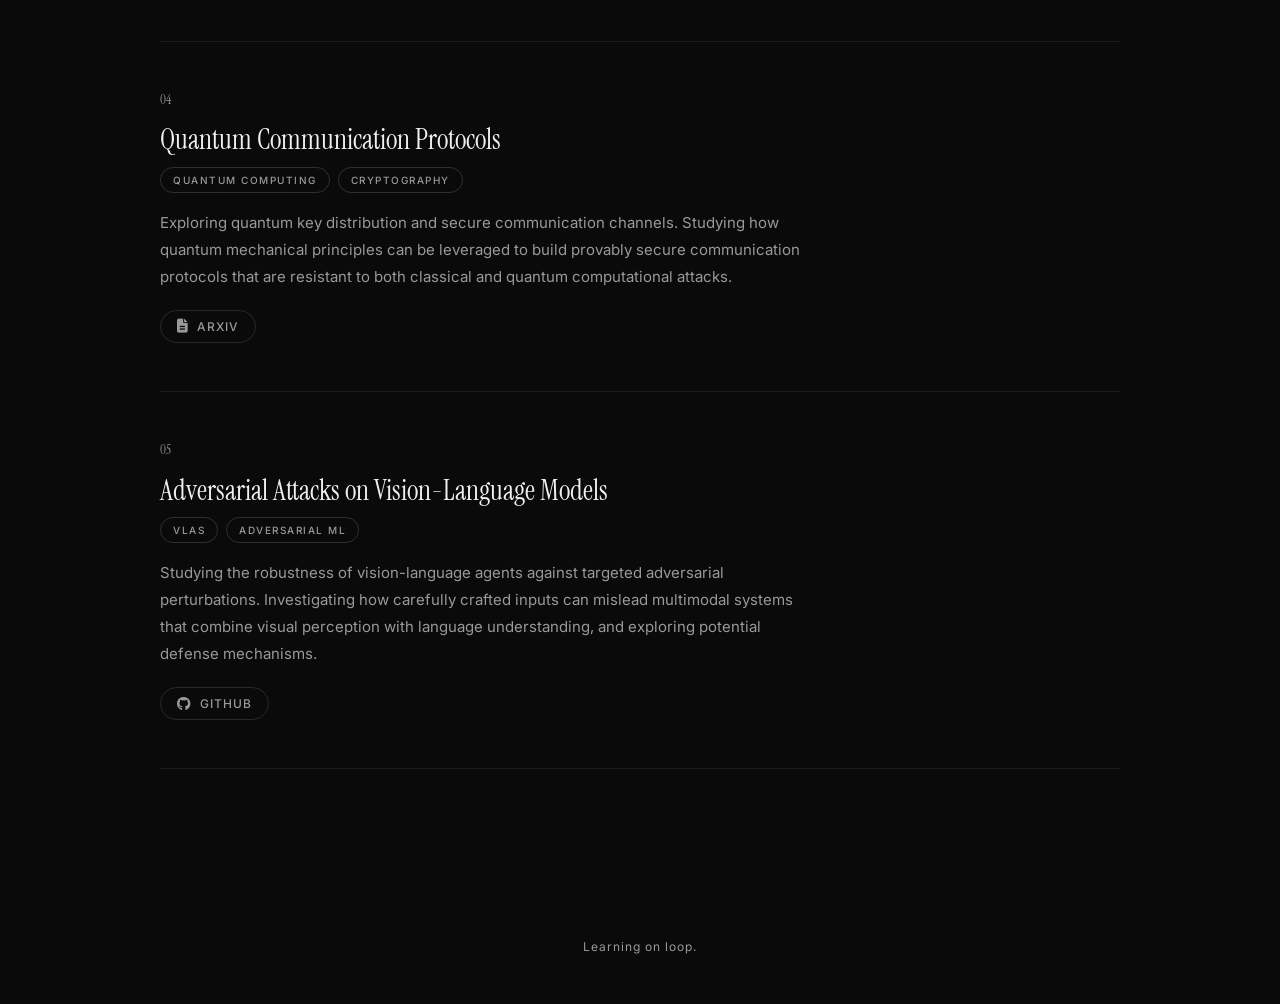
<file: projects.html>
<!DOCTYPE html>
<html lang="en">
<head>
    <meta charset="UTF-8">
    <meta name="viewport" content="width=device-width, initial-scale=1.0">
    <title>Projects — Aditya Bansal</title>
    <link rel="preconnect" href="https://fonts.googleapis.com">
    <link rel="preconnect" href="https://fonts.gstatic.com" crossorigin>
    <link href="https://fonts.googleapis.com/css2?family=Instrument+Serif:ital@0;1&family=Inter:wght@300;400;500;600&display=swap" rel="stylesheet">
    <link rel="stylesheet" href="https://cdnjs.cloudflare.com/ajax/libs/font-awesome/6.4.0/css/all.min.css">
    <link rel="stylesheet" href="style.css">
</head>
<body>

    <nav>
        <a href="index.html" class="nav-name">Aditya Bansal</a>
        <div class="nav-links">
            <a href="about.html">About</a>
            <a href="projects.html">Projects</a>
            <a href="experience.html">Experience</a>
            <a href="desk.html">Desk</a>
            <a href="contact.html">Contact</a>
        </div>
    </nav>

    <div class="projects-hero">
        <div class="projects-hero-bg"></div>
        <div class="section-inner">
            <a href="index.html" class="back-link">&larr; Back home</a>
            <div class="section-label">Projects</div>
            <h1 class="section-title">Work so <em>far</em></h1>
            <p class="page-intro">A collection of research projects and explorations I've undertaken.</p>
        </div>
    </div>

    <section class="section-dark" style="padding-top: 60px;">
        <div class="section-inner">

            <div class="project-detail">
                <div class="project-detail-num">01</div>
                <h3 class="project-detail-title">Dark Pattern Detection in Ride-Hailing Platforms</h3>
                <div class="project-detail-tags">
                    <span class="project-tag">Python</span>
                    <span class="project-tag">NumPy</span>
                </div>
                <p class="project-detail-desc">
                    Built an auditing framework to detect and classify dark patterns in ride-hailing applications.
                    This work involves systematic analysis of UI/UX patterns that manipulate user decisions,
                    developed during my research internship at IIT BHU under Prof. N.S. Rajput.
                </p>
                <div class="project-links">
                   <a href="#" class="project-link"><i class="fab fa-github"></i> GitHub</a>
                   <a href="#" class="project-link"><i class="fas fa-file-alt"></i> arXiv</a>
                </div>
            </div>

            <div class="project-detail">
                <div class="project-detail-num">02</div>
                <h3 class="project-detail-title">Poisoning LLMs via Small Datasets on Constrained Hardware</h3>
                <div class="project-detail-tags">
                    <span class="project-tag">PyTorch</span>
                    <span class="project-tag">Matplotlib</span>
                </div>
                <p class="project-detail-desc">
                    A replication study examining the feasibility of data poisoning attacks on large language models
                    under limited computational resources. Investigates how small, carefully crafted poisoned datasets
                    can compromise model behavior even when the attacker has constrained hardware.
                </p>
                <div class="project-links">
                    <a href="https://github.com/BinaryBarrd/Poisoning-attacks-on-LLMs-using-small-sample-size" class="project-link"><i class="fab fa-github"></i> GitHub</a>
                    
                </div>
            </div>

            <div class="project-detail">
                <div class="project-detail-num">03</div>
                <h3 class="project-detail-title">White-Box Auditing of Sleeper Agent in LLMs via SSG</h3>
                <div class="project-detail-tags">
                    <span class="project-tag">Python</span>
                    <span class="project-tag">PyTorch</span>
                </div>
                <p class="project-detail-desc">
                    Research into internal auditing methods for machine learning models with full access to
                    model weights, architectures, and training data. Focuses on inspecting decision boundaries,
                    gradient-based analysis, and identifying potential failure modes before deployment.
                </p>
                <div class="project-links">
                    <a href="https://github.com/adityasharma1307/white-box-using-ssg" class="project-link"><i class="fab fa-github"></i> GitHub</a>
                    <a href="#" class="project-link"><i class="fas fa-file-alt"></i> arXiv</a>
                </div>
            </div>

            <div class="project-detail">
                <div class="project-detail-num">04</div>
                <h3 class="project-detail-title">Quantum Communication Protocols</h3>
                <div class="project-detail-tags">
                    <span class="project-tag">Quantum Computing</span>
                    <span class="project-tag">Cryptography</span>
                </div>
                <p class="project-detail-desc">
                    Exploring quantum key distribution and secure communication channels. Studying how quantum
                    mechanical principles can be leveraged to build provably secure communication protocols
                    that are resistant to both classical and quantum computational attacks.
                </p>
                <div class="project-links">
                   
                    <a href="#" class="project-link"><i class="fas fa-file-alt"></i> arXiv</a>
                </div>
            </div>

            <div class="project-detail">
                <div class="project-detail-num">05</div>
                <h3 class="project-detail-title">Adversarial Attacks on Vision-Language Models</h3>
                <div class="project-detail-tags">
                    <span class="project-tag">VLAs</span>
                    <span class="project-tag">Adversarial ML</span>
                </div>
                <p class="project-detail-desc">
                    Studying the robustness of vision-language agents against targeted adversarial perturbations.
                    Investigating how carefully crafted inputs can mislead multimodal systems that combine visual
                    perception with language understanding, and exploring potential defense mechanisms.
                </p>
                <div class="project-links">
                    <a href="#" class="project-link"><i class="fab fa-github"></i> GitHub</a>
        
                </div>
            </div>

        </div>
    </section>

    <footer>Learning on loop.</footer>

    <script>
        const nav = document.querySelector('nav');
        window.addEventListener('scroll', () => {
            nav.classList.toggle('scrolled', window.scrollY > 60);
        });
    </script>

</body>
</html>
</file>
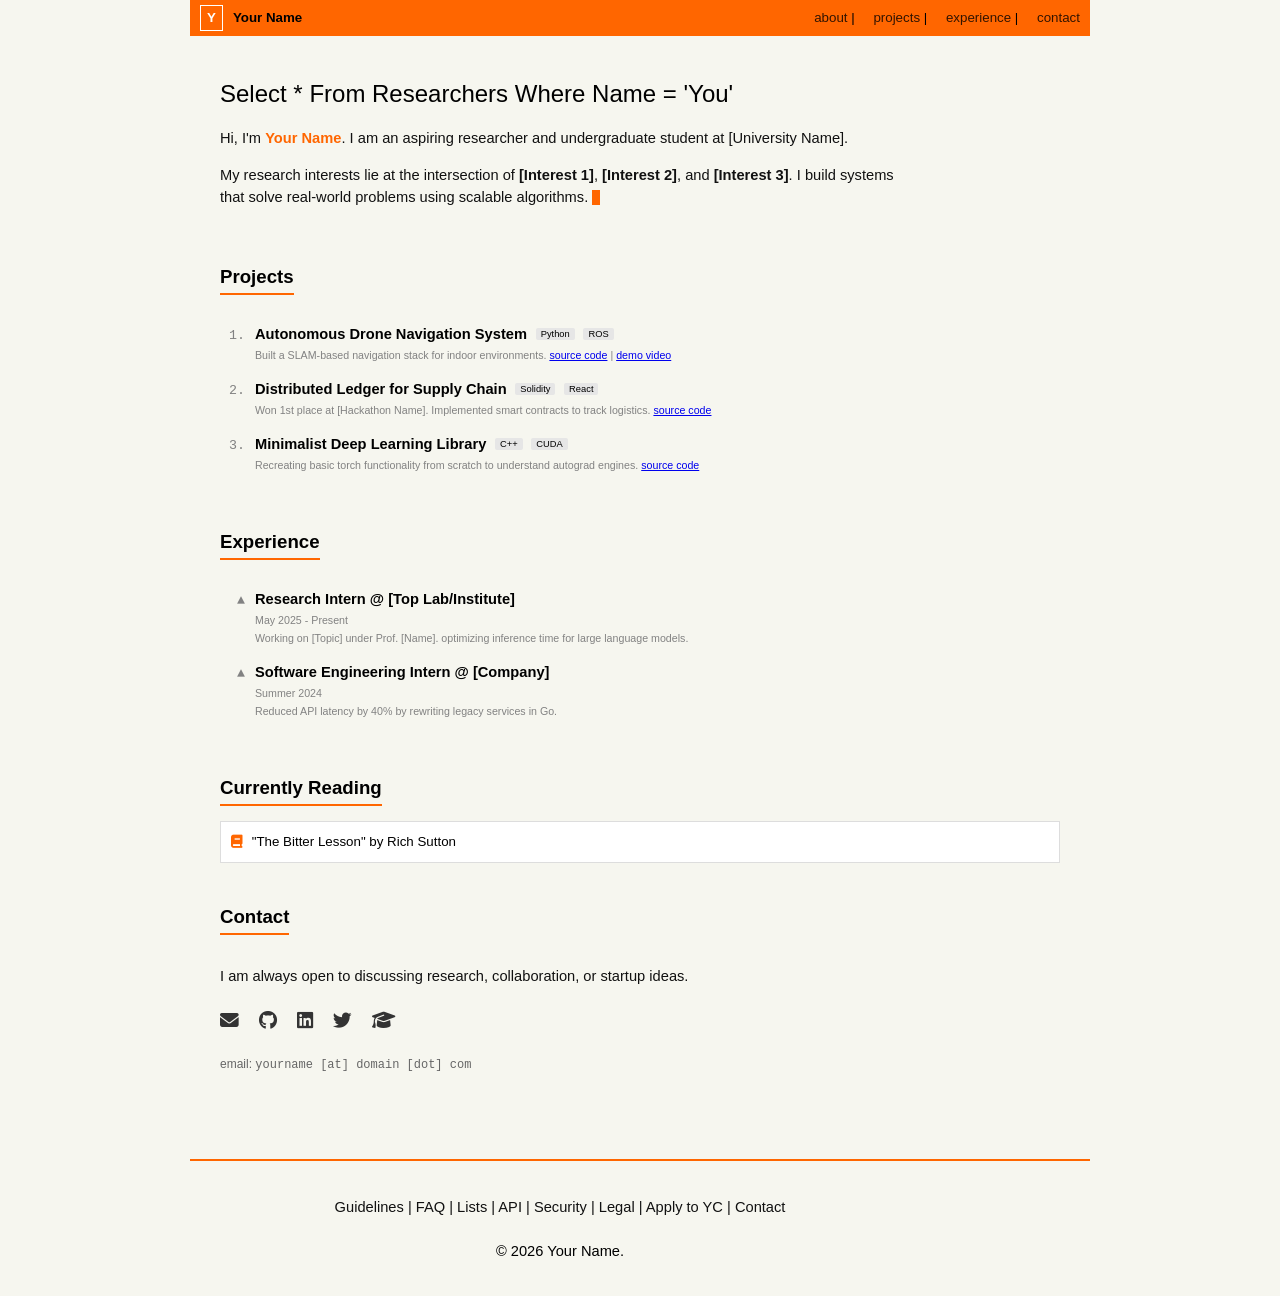
<file: x.html>
<!DOCTYPE html>
<html lang="en">
<head>
    <meta charset="UTF-8">
    <meta name="viewport" content="width=device-width, initial-scale=1.0">
    <title>Your Name | Researcher</title>
    <link rel="stylesheet" href="https://cdnjs.cloudflare.com/ajax/libs/font-awesome/6.4.0/css/all.min.css">
    
    <style>
        /* --- YC / HACKER NEWS THEME VARIABLES --- */
        :root {
            --yc-orange: #ff6600;
            --yc-bg: #f6f6ef;
            --text-main: #000000;
            --text-sub: #828282;
            --link-color: #000000;
            --font-stack: Verdana, Geneva, sans-serif;
            --card-bg: #ffffff;
        }

        /* --- GLOBAL STYLES --- */
        body {
            font-family: var(--font-stack);
            background-color: var(--yc-bg);
            color: var(--text-main);
            margin: 0;
            padding: 0;
            font-size: 10pt; /* YC standard font size */
            line-height: 1.5;
            overflow-x: hidden;
        }

        /* The main strip wrapper */
        .main-container {
            max-width: 900px;
            margin: 0 auto;
            background-color: var(--yc-bg);
            min-height: 100vh;
        }

        /* --- HEADER (YC STYLE) --- */
        header {
            background-color: var(--yc-orange);
            padding: 5px 10px;
            display: flex;
            align-items: center;
            justify-content: space-between;
        }

        .brand {
            font-weight: bold;
            display: flex;
            align-items: center;
            gap: 10px;
        }

        .y-logo {
            border: 1px solid white;
            color: white;
            padding: 2px 6px;
            font-size: 10pt;
            font-weight: bold;
        }

        .nav-links a {
            color: black;
            text-decoration: none;
            margin-left: 15px;
            font-size: 10pt;
            opacity: 0.8;
            transition: opacity 0.2s;
        }

        .nav-links a:hover {
            opacity: 1;
            text-decoration: underline;
        }

        /* --- CONTENT SECTIONS --- */
        .content {
            padding: 20px 30px;
        }

        h1 {
            font-size: 18pt;
            margin-bottom: 10px;
            font-weight: 500;
        }

        h2 {
            font-size: 14pt;
            margin-top: 40px;
            margin-bottom: 15px;
            border-bottom: 2px solid var(--yc-orange);
            display: inline-block;
            padding-bottom: 2px;
        }

        p {
            margin-bottom: 15px;
            max-width: 700px;
            font-size: 11pt;
            color: #111;
        }

        /* --- ANIMATIONS --- */
        .fade-in-up {
            opacity: 0;
            transform: translateY(20px);
            animation: fadeInUp 0.6s forwards;
        }

        @keyframes fadeInUp {
            to {
                opacity: 1;
                transform: translateY(0);
            }
        }

        /* Delays for staggered animation */
        .delay-1 { animation-delay: 0.1s; }
        .delay-2 { animation-delay: 0.2s; }
        .delay-3 { animation-delay: 0.3s; }
        .delay-4 { animation-delay: 0.4s; }
        .delay-5 { animation-delay: 0.5s; }

        /* --- PROJECT/EXPERIENCE LIST (Numbered List Style) --- */
        .item-list {
            list-style: none;
            padding: 0;
        }

        .item {
            margin-bottom: 15px;
            display: flex;
            gap: 10px;
            align-items: baseline;
            transition: transform 0.2s ease;
        }
        
        .item:hover {
            transform: translateX(5px);
        }

        .index-num {
            color: var(--text-sub);
            font-family: monospace;
            min-width: 25px;
            text-align: right;
        }

        .item-content {
            flex: 1;
        }

        .item-title {
            font-size: 11pt;
            font-weight: 600;
            color: #000;
            text-decoration: none;
        }
        
        .item-title:hover {
            text-decoration: underline;
        }

        .item-meta {
            font-size: 8pt;
            color: var(--text-sub);
            margin-top: 2px;
        }

        .tag {
            background: #e6e6e6;
            padding: 1px 5px;
            border-radius: 2px;
            font-size: 7pt;
            margin-left: 5px;
            vertical-align: middle;
        }

        /* --- TERMINAL STYLE INTRO --- */
        .cursor {
            display: inline-block;
            width: 8px;
            height: 15px;
            background-color: var(--yc-orange);
            animation: blink 1s infinite;
            vertical-align: middle;
        }

        @keyframes blink {
            50% { opacity: 0; }
        }

        /* --- CONTACT SECTION --- */
        .contact-grid {
            display: flex;
            gap: 20px;
            margin-top: 20px;
            font-size: 14pt;
        }
        
        .contact-grid a {
            color: #333;
            transition: color 0.2s;
        }
        
        .contact-grid a:hover {
            color: var(--yc-orange);
        }

        /* --- FOOTER --- */
        footer {
            border-top: 2px solid var(--yc-orange);
            margin-top: 50px;
            padding: 20px;
            text-align: center;
            font-size: 8pt;
            color: var(--text-sub);
        }

        /* Mobile Responsive */
        @media (max-width: 600px) {
            .content { padding: 15px; }
            h1 { font-size: 16pt; }
        }
    </style>
</head>
<body>

<div class="main-container">
    <header>
        <div class="brand">
            <span class="y-logo">Y</span>
            <span>Your Name</span>
        </div>
        <div class="nav-links">
            <a href="#about">about</a> |
            <a href="#projects">projects</a> |
            <a href="#experience">experience</a> |
            <a href="#contact">contact</a>
        </div>
    </header>

    <div class="content">
        
        <section id="about" class="fade-in-up delay-1">
            <h1>Select * From Researchers Where Name = 'You'</h1>
            <p>
                Hi, I'm <strong style="color:var(--yc-orange)">Your Name</strong>. 
                I am an aspiring researcher and undergraduate student at <span id="uni-placeholder">[University Name]</span>.
            </p>
            <p>
                My research interests lie at the intersection of 
                <strong>[Interest 1]</strong>, <strong>[Interest 2]</strong>, and <strong>[Interest 3]</strong>. 
                I build systems that solve real-world problems using scalable algorithms.
                <span class="cursor"></span>
            </p>
        </section>

        <section id="projects" class="fade-in-up delay-2">
            <h2>Projects</h2>
            <ul class="item-list">
                <li class="item">
                    <span class="index-num">1.</span>
                    <div class="item-content">
                        <a href="#" class="item-title">Autonomous Drone Navigation System</a>
                        <span class="tag">Python</span> <span class="tag">ROS</span>
                        <div class="item-meta">
                            Built a SLAM-based navigation stack for indoor environments. 
                            <a href="#">source code</a> | <a href="#">demo video</a>
                        </div>
                    </div>
                </li>

                <li class="item">
                    <span class="index-num">2.</span>
                    <div class="item-content">
                        <a href="#" class="item-title">Distributed Ledger for Supply Chain</a>
                        <span class="tag">Solidity</span> <span class="tag">React</span>
                        <div class="item-meta">
                            Won 1st place at [Hackathon Name]. Implemented smart contracts to track logistics.
                            <a href="#">source code</a>
                        </div>
                    </div>
                </li>

                <li class="item">
                    <span class="index-num">3.</span>
                    <div class="item-content">
                        <a href="#" class="item-title">Minimalist Deep Learning Library</a>
                        <span class="tag">C++</span> <span class="tag">CUDA</span>
                        <div class="item-meta">
                            Recreating basic torch functionality from scratch to understand autograd engines.
                            <a href="#">source code</a>
                        </div>
                    </div>
                </li>
            </ul>
        </section>

        <section id="experience" class="fade-in-up delay-3">
            <h2>Experience</h2>
            <ul class="item-list">
                <li class="item">
                    <span class="index-num">▲</span>
                    <div class="item-content">
                        <div class="item-title">Research Intern @ [Top Lab/Institute]</div>
                        <div class="item-meta">May 2025 - Present</div>
                        <div class="item-meta">
                            Working on [Topic] under Prof. [Name]. optimizing inference time for large language models.
                        </div>
                    </div>
                </li>
                
                <li class="item">
                    <span class="index-num">▲</span>
                    <div class="item-content">
                        <div class="item-title">Software Engineering Intern @ [Company]</div>
                        <div class="item-meta">Summer 2024</div>
                        <div class="item-meta">
                            Reduced API latency by 40% by rewriting legacy services in Go.
                        </div>
                    </div>
                </li>
            </ul>
        </section>
        
        <section id="reading" class="fade-in-up delay-4">
            <h2>Currently Reading</h2>
            <div style="font-size: 10pt; background: #fff; padding: 10px; border: 1px solid #ddd;">
                <i class="fas fa-book" style="color: var(--yc-orange); margin-right:5px;"></i>
                <span id="current-read">"The Bitter Lesson" by Rich Sutton</span>
            </div>
        </section>

        <section id="contact" class="fade-in-up delay-5">
            <h2>Contact</h2>
            <p>
                I am always open to discussing research, collaboration, or startup ideas.
            </p>
            <div class="contact-grid">
                <a href="mailto:your@email.com" title="Email"><i class="fas fa-envelope"></i></a>
                <a href="https://github.com/yourusername" title="GitHub"><i class="fab fa-github"></i></a>
                <a href="https://linkedin.com/in/yourprofile" title="LinkedIn"><i class="fab fa-linkedin"></i></a>
                <a href="https://twitter.com/yourhandle" title="X / Twitter"><i class="fab fa-twitter"></i></a>
                <a href="#" title="Google Scholar"><i class="fas fa-graduation-cap"></i></a>
            </div>
            <p style="margin-top: 20px; font-size: 9pt; color: #666;">
                email: <span style="font-family: monospace;">yourname [at] domain [dot] com</span>
            </p>
        </section>

    </div>

    <footer>
        <p>
            Guidelines | FAQ | Lists | API | Security | Legal | Apply to YC | Contact<br><br>
            <span style="color:#000">&copy; <span id="year"></span> Your Name.</span>
        </p>
    </footer>
</div>

<script>
    // 1. Dynamic Year Update
    document.getElementById('year').textContent = new Date().getFullYear();

    // 2. Simple Dynamic "Currently Reading" Rotator
    // This makes the site feel alive without complex backend
    const books = [
        '"The Bitter Lesson" by Rich Sutton',
        '"Attention Is All You Need" (Vaswani et al.)',
        '"Deep Learning" by Goodfellow',
        '"Zero to One" by Peter Thiel'
    ];
    
    let bookIndex = 0;
    const bookElement = document.getElementById('current-read');

    setInterval(() => {
        bookElement.style.opacity = 0; // Fade out
        setTimeout(() => {
            bookIndex = (bookIndex + 1) % books.length;
            bookElement.textContent = books[bookIndex]; // Change text
            bookElement.style.opacity = 1; // Fade in
        }, 500);
    }, 4000); // Change every 4 seconds

    // Add CSS transition for the book element via JS
    bookElement.style.transition = "opacity 0.5s";
</script>

</body>
</html>
</file>
<file: style.css>
*, *::before, *::after {
    margin: 0;
    padding: 0;
    box-sizing: border-box;
}

:root {
    --bg-dark: #0a0a0a;
    --bg-light: #fafafa;
    --text-white: #f0f0f0;
    --text-muted: #999;
    --text-dark: #1a1a1a;
    --text-dark-muted: #666;
    --serif: 'Instrument Serif', serif;
    --sans: 'Inter', sans-serif;
}

html { scroll-behavior: smooth; }

body {
    font-family: var(--sans);
    background: var(--bg-dark);
    color: var(--text-white);
    font-size: 16px;
    line-height: 1.6;
    -webkit-font-smoothing: antialiased;
}

/* ===== NAV ===== */
nav {
    position: fixed;
    top: 0;
    width: 100%;
    z-index: 100;
    padding: 24px 48px;
    display: flex;
    justify-content: space-between;
    align-items: center;
    transition: background 0.3s;
}

nav.scrolled {
    background: rgba(10, 10, 10, 0.92);
    backdrop-filter: blur(12px);
}

.nav-name {
    font-family: var(--serif);
    font-size: 22px;
    color: var(--text-white);
    text-decoration: none;
    letter-spacing: -0.5px;
}

.nav-links {
    display: flex;
    gap: 36px;
}

.nav-links a {
    font-family: var(--sans);
    font-size: 11px;
    font-weight: 500;
    letter-spacing: 2.5px;
    text-transform: uppercase;
    color: var(--text-muted);
    text-decoration: none;
    transition: color 0.3s;
}

.nav-links a:hover { color: var(--text-white); }

/* ===== HERO ===== */
.hero {
    position: relative;
    min-height: 100vh;
    display: flex;
    flex-direction: column;
    justify-content: center;
    align-items: center;
    text-align: center;
    padding: 0 24px;
    overflow: hidden;
}

.hero-bg {
    position: absolute;
    inset: 0;
    z-index: 0;
    background: url('hero-bg.jpg') center center / cover no-repeat;
    opacity: 0.4;
}

.hero-bg::after {
    content: '';
    position: absolute;
    inset: 0;
    background: linear-gradient(to bottom, rgba(10,10,10,0.3) 0%, rgba(10,10,10,0.8) 100%);
}

/* Section transition overlays */
.section-fade-in {
    position: relative;
}

.section-fade-in::before {
    content: '';
    position: absolute;
    top: 0;
    left: 0;
    right: 0;
    height: 100px;
    background: linear-gradient(to bottom, rgba(10,10,10,0.5), transparent);
    pointer-events: none;
    z-index: 1;
}

.section-light.section-fade-in::before {
    background: linear-gradient(to bottom, rgba(250,250,250,0.7), transparent);
}

.section-dark.section-fade-in::after {
    content: '';
    position: absolute;
    bottom: 0;
    left: 0;
    right: 0;
    height: 80px;
    background: linear-gradient(to top, rgba(10,10,10,0.3), transparent);
    pointer-events: none;
    z-index: 1;
}

.section-light.section-fade-in::after {
    content: '';
    position: absolute;
    bottom: 0;
    left: 0;
    right: 0;
    height: 80px;
    background: linear-gradient(to top, rgba(250,250,250,0.4), transparent);
    pointer-events: none;
    z-index: 1;
}

.hero-content {
    position: relative;
    z-index: 1;
    animation: heroFadeIn 1.2s cubic-bezier(0.25, 0.46, 0.45, 0.94) both;
}

@keyframes heroFadeIn {
    from { opacity: 0; transform: translateY(40px); }
    to { opacity: 1; transform: translateY(0); }
}

.hero-label {
    animation: heroFadeIn 0.8s cubic-bezier(0.25, 0.46, 0.45, 0.94) 0.2s both;
}

/* Hero word-by-word reveal */
.hero-reveal .word {
    display: inline-block;
    opacity: 0;
    transform: translateY(18px);
    animation: wordReveal 0.5s cubic-bezier(0.25, 0.46, 0.45, 0.94) both;
}

@keyframes wordReveal {
    to { opacity: 1; transform: translateY(0); }
}

.hero-sub {
    animation: heroFadeIn 0.8s cubic-bezier(0.25, 0.46, 0.45, 0.94) 1.5s both;
}

.scroll-indicator {
    animation: heroFadeIn 0.6s ease 2s both, float 2s ease-in-out 2.6s infinite;
}

.hero-label {
    font-size: 11px;
    font-weight: 500;
    letter-spacing: 3px;
    text-transform: uppercase;
    color: var(--text-muted);
    margin-bottom: 32px;
}

.hero h1 {
    font-family: var(--serif);
    font-size: clamp(42px, 7vw, 80px);
    font-weight: 400;
    line-height: 1.1;
    letter-spacing: -1px;
    max-width: 800px;
    margin-bottom: 28px;
}

.hero h1 em { font-style: italic; }

.hero-sub {
    font-size: 15px;
    color: var(--text-muted);
    max-width: 480px;
    line-height: 1.7;
    margin: 0 auto;
}

.scroll-indicator {
    position: absolute;
    bottom: 40px;
    font-size: 11px;
    letter-spacing: 2px;
    text-transform: uppercase;
    color: var(--text-muted);
}

@keyframes float {
    0%, 100% { transform: translateY(0); }
    50% { transform: translateY(6px); }
}

/* ===== SECTIONS ===== */
.section-light {
    background: var(--bg-light);
    color: var(--text-dark);
    padding: 120px 48px;
}

.section-dark {
    background: var(--bg-dark);
    color: var(--text-white);
    padding: 120px 48px;
}

.section-inner {
    max-width: 960px;
    margin: 0 auto;
}

.section-label {
    font-size: 11px;
    font-weight: 500;
    letter-spacing: 3px;
    text-transform: uppercase;
    color: var(--text-dark-muted);
    margin-bottom: 16px;
}

.section-dark .section-label {
    color: var(--text-muted);
}

.section-title {
    font-family: var(--serif);
    font-size: clamp(32px, 5vw, 52px);
    font-weight: 400;
    line-height: 1.15;
    letter-spacing: -0.5px;
    margin-bottom: 48px;
}

.section-title em { font-style: italic; }

.section-header-row {
    display: flex;
    justify-content: space-between;
    align-items: flex-end;
    margin-bottom: 12px;
}

.section-header-row .section-title {
    margin-bottom: 0;
}

.view-all-link {
    font-size: 13px;
    font-weight: 500;
    letter-spacing: 0.5px;
    color: var(--text-muted);
    text-decoration: none;
    transition: color 0.3s;
    white-space: nowrap;
    padding-bottom: 8px;
}

.view-all-link:hover { color: var(--text-white); }
.view-all-link.dark:hover { color: var(--text-dark); }

/* ===== ABOUT GRID ===== */
.about-grid {
    display: grid;
    grid-template-columns: 200px 1fr;
    gap: 64px;
    align-items: start;
}

.profile-placeholder {
    width: 180px;
    height: 220px;
    background: #e8e8e8;
    border-radius: 8px;
    display: flex;
    align-items: center;
    justify-content: center;
    font-size: 48px;
    color: #ccc;
}

.profile-photo {
    width: 180px;
    height: 220px;
    object-fit: cover;
    border-radius: 8px;
}

.about-text {
    font-size: 17px;
    line-height: 1.8;
    color: var(--text-dark-muted);
    max-width: 680px;
}

.about-text strong {
    color: var(--text-dark);
    font-weight: 500;
}

.interests {
    display: flex;
    flex-wrap: wrap;
    gap: 10px;
    margin-top: 36px;
}

.interest-tag {
    font-size: 12px;
    font-weight: 500;
    letter-spacing: 1px;
    text-transform: uppercase;
    padding: 8px 18px;
    border: 1px solid #ddd;
    border-radius: 100px;
    color: var(--text-dark-muted);
}

/* ===== PROJECT SLIDER ===== */
.project-slider {
    overflow-x: auto;
    cursor: grab;
    padding: 20px 0;
    margin: 0 -48px;
    padding-left: 48px;
    padding-right: 48px;
    scrollbar-width: none;
}

.project-slider::-webkit-scrollbar { display: none; }
.project-slider.grabbing { cursor: grabbing; }

.project-track {
    display: flex;
    gap: 20px;
    width: max-content;
}

.project-tile {
    width: 300px;
    min-height: 220px;
    padding: 32px 28px;
    border: 1px solid rgba(255, 255, 255, 0.1);
    border-radius: 10px;
    background: rgba(255, 255, 255, 0.03);
    text-decoration: none;
    color: var(--text-white);
    display: flex;
    flex-direction: column;
    transition: border-color 0.3s, transform 0.3s, background 0.3s;
    flex-shrink: 0;
}

.project-tile:hover {
    border-color: rgba(255, 255, 255, 0.25);
    transform: translateY(-4px);
    background: rgba(255, 255, 255, 0.06);
}

.tile-num {
    font-family: var(--serif);
    font-size: 13px;
    color: var(--text-muted);
    margin-bottom: 16px;
}

.tile-title {
    font-family: var(--serif);
    font-size: 20px;
    font-weight: 400;
    line-height: 1.3;
    margin-bottom: 10px;
}

.tile-desc {
    font-size: 13px;
    color: var(--text-muted);
    line-height: 1.6;
    flex: 1;
}

.tile-arrow {
    font-size: 18px;
    color: var(--text-muted);
    margin-top: 16px;
    transition: transform 0.3s, color 0.3s;
    align-self: flex-end;
}

.project-tile:hover .tile-arrow {
    transform: translateX(4px);
    color: var(--text-white);
}

/* ===== EXPERIENCE ===== */
.exp-list {
    display: flex;
    flex-direction: column;
}

.exp-item {
    padding: 40px 0;
    border-bottom: 1px solid #e0e0e0;
    display: grid;
    grid-template-columns: 180px 1fr;
    gap: 40px;
    align-items: start;
}

.exp-item:first-child { border-top: 1px solid #e0e0e0; }

.section-dark .exp-item {
    border-color: rgba(255, 255, 255, 0.1);
}

.exp-date {
    font-size: 12px;
    font-weight: 500;
    letter-spacing: 1px;
    text-transform: uppercase;
    color: var(--text-dark-muted);
    padding-top: 4px;
}

.section-dark .exp-date { color: var(--text-muted); }

.exp-role {
    font-family: var(--serif);
    font-size: 24px;
    font-weight: 400;
    margin-bottom: 4px;
    color: var(--text-dark);
}

.section-dark .exp-role { color: var(--text-white); }

.exp-org {
    font-size: 14px;
    font-weight: 500;
    color: var(--text-dark-muted);
    margin-bottom: 12px;
}

.section-dark .exp-org { color: var(--text-muted); }

.exp-desc {
    font-size: 14px;
    color: #888;
    line-height: 1.7;
    max-width: 520px;
}

/* ===== READING ===== */
.reading-card {
    margin-top: 24px;
    padding: 32px;
    border: 1px solid rgba(255, 255, 255, 0.1);
    border-radius: 8px;
}

.reading-card .book-title {
    font-family: var(--serif);
    font-size: 20px;
    font-style: italic;
    margin-bottom: 4px;
}

.reading-card .book-author {
    font-size: 13px;
    color: var(--text-muted);
}

/* ===== CONTACT ===== */
.email-line {
    font-family: var(--serif);
    font-size: 28px;
    font-style: italic;
    margin-top: 16px;
}

.email-line a {
    color: var(--text-dark);
    text-decoration: none;
    border-bottom: 1px solid #ccc;
    transition: border-color 0.3s;
}

.email-line a:hover { border-color: var(--text-dark); }

.contact-links {
    display: flex;
    gap: 28px;
    margin-top: 36px;
}

.contact-link {
    display: flex;
    align-items: center;
    gap: 10px;
    font-size: 14px;
    color: var(--text-dark-muted);
    text-decoration: none;
    transition: color 0.3s;
}

.contact-link:hover { color: var(--text-dark); }
.contact-link i { font-size: 18px; }

/* ===== FOOTER ===== */
footer {
    background: var(--bg-dark);
    text-align: center;
    padding: 48px 24px;
    font-size: 12px;
    color: var(--text-muted);
    letter-spacing: 1px;
}

/* ===== SCROLL ANIMATIONS ===== */
.reveal {
    opacity: 0;
    transform: translateY(50px);
    transition: opacity 0.9s cubic-bezier(0.25, 0.46, 0.45, 0.94),
                transform 0.9s cubic-bezier(0.25, 0.46, 0.45, 0.94);
}

.reveal.visible {
    opacity: 1;
    transform: translateY(0);
}

.reveal .section-label {
    opacity: 0;
    transform: translateY(20px);
    transition: opacity 0.6s ease 0.15s, transform 0.6s ease 0.15s;
}

.reveal .section-title {
    opacity: 0;
    transform: translateY(20px);
    transition: opacity 0.6s ease 0.25s, transform 0.6s ease 0.25s;
}

.reveal .about-text,
.reveal .page-intro,
.reveal .hero-sub {
    opacity: 0;
    transform: translateY(20px);
    transition: opacity 0.6s ease 0.35s, transform 0.6s ease 0.35s;
}

.reveal .interests,
.reveal .exp-list,
.reveal .project-slider,
.reveal .desk-tabs,
.reveal .email-line,
.reveal .contact-links,
.reveal .substack-cta {
    opacity: 0;
    transform: translateY(20px);
    transition: opacity 0.6s ease 0.45s, transform 0.6s ease 0.45s;
}

.reveal.visible .section-label,
.reveal.visible .section-title,
.reveal.visible .about-text,
.reveal.visible .page-intro,
.reveal.visible .hero-sub,
.reveal.visible .interests,
.reveal.visible .exp-list,
.reveal.visible .project-slider,
.reveal.visible .desk-tabs,
.reveal.visible .email-line,
.reveal.visible .contact-links,
.reveal.visible .substack-cta {
    opacity: 1;
    transform: translateY(0);
}

.reveal .about-grid {
    opacity: 0;
    transform: translateX(-30px);
    transition: opacity 0.8s ease 0.2s, transform 0.8s ease 0.2s;
}

.reveal.visible .about-grid {
    opacity: 1;
    transform: translateX(0);
}

.reveal .section-header-row {
    opacity: 0;
    transform: translateY(20px);
    transition: opacity 0.6s ease 0.1s, transform 0.6s ease 0.1s;
}

.reveal.visible .section-header-row {
    opacity: 1;
    transform: translateY(0);
}

.reveal .desk-panel {
    opacity: 0;
    transform: translateY(15px);
    transition: opacity 0.6s ease 0.5s, transform 0.6s ease 0.5s;
}

.reveal.visible .desk-panel {
    opacity: 1;
    transform: translateY(0);
}

.reveal .exp-item {
    opacity: 0;
    transform: translateY(20px);
}

.reveal.visible .exp-item {
    opacity: 1;
    transform: translateY(0);
    transition: opacity 0.5s ease, transform 0.5s ease;
}

.reveal.visible .exp-item:nth-child(1) { transition-delay: 0.2s; }
.reveal.visible .exp-item:nth-child(2) { transition-delay: 0.35s; }
.reveal.visible .exp-item:nth-child(3) { transition-delay: 0.5s; }

/* ===== PAGE HEADER (for subpages) ===== */
.page-header {
    padding: 160px 48px 80px;
    background: var(--bg-dark);
}

.page-header .section-inner {
    max-width: 960px;
    margin: 0 auto;
}

.page-header .section-label {
    color: var(--text-muted);
}

.page-header .section-title {
    margin-bottom: 16px;
}

.page-header .page-intro {
    font-size: 16px;
    color: var(--text-muted);
    max-width: 560px;
    line-height: 1.7;
}

/* ===== DETAILED PROJECT LIST (for projects page) ===== */
.project-detail {
    padding: 48px 0;
    border-bottom: 1px solid rgba(255, 255, 255, 0.08);
}

.project-detail:first-child {
    border-top: 1px solid rgba(255, 255, 255, 0.08);
}

.project-detail-num {
    font-family: var(--serif);
    font-size: 13px;
    color: var(--text-muted);
    margin-bottom: 12px;
}

.project-detail-title {
    font-family: var(--serif);
    font-size: 28px;
    font-weight: 400;
    line-height: 1.3;
    margin-bottom: 8px;
}

.project-detail-tags {
    display: flex;
    gap: 8px;
    margin-bottom: 16px;
}

.project-tag {
    font-size: 10px;
    font-weight: 500;
    letter-spacing: 1.5px;
    text-transform: uppercase;
    color: var(--text-muted);
    padding: 4px 12px;
    border: 1px solid rgba(255, 255, 255, 0.15);
    border-radius: 100px;
}

.section-light .project-tag {
    border-color: #ddd;
    color: var(--text-dark-muted);
}

.project-detail-desc {
    font-size: 15px;
    color: var(--text-muted);
    line-height: 1.8;
    max-width: 640px;
}

/* ===== BACK LINK ===== */
.back-link {
    display: inline-flex;
    align-items: center;
    gap: 8px;
    font-size: 13px;
    color: var(--text-muted);
    text-decoration: none;
    margin-bottom: 48px;
    transition: color 0.3s;
}

.back-link:hover { color: var(--text-white); }
.section-light .back-link:hover { color: var(--text-dark); }

/* ===== DESK / READING SECTION ===== */
.desk-tabs {
    display: flex;
    gap: 0;
    margin-bottom: 48px;
    border-bottom: 1px solid rgba(255, 255, 255, 0.1);
}

.desk-tab {
    font-family: var(--sans);
    font-size: 12px;
    font-weight: 500;
    letter-spacing: 1.5px;
    text-transform: uppercase;
    color: var(--text-muted);
    background: none;
    border: none;
    padding: 12px 24px;
    cursor: pointer;
    position: relative;
    transition: color 0.3s;
}

.desk-tab:hover { color: var(--text-white); }

.desk-tab.active {
    color: var(--text-white);
}

.desk-tab.active::after {
    content: '';
    position: absolute;
    bottom: -1px;
    left: 0;
    right: 0;
    height: 2px;
    background: var(--text-white);
}

.section-light .desk-tab { color: var(--text-dark-muted); }
.section-light .desk-tab:hover { color: var(--text-dark); }
.section-light .desk-tab.active { color: var(--text-dark); }
.section-light .desk-tab.active::after { background: var(--text-dark); }
.section-light .desk-tabs { border-color: #ddd; }

.desk-panel {
    display: none;
    animation: panelFade 0.4s ease;
}

.desk-panel.active { display: block; }

@keyframes panelFade {
    from { opacity: 0; transform: translateY(10px); }
    to { opacity: 1; transform: translateY(0); }
}

.desk-card {
    padding: 28px;
    border: 1px solid rgba(255, 255, 255, 0.08);
    border-radius: 10px;
    background: rgba(255, 255, 255, 0.03);
    margin-bottom: 16px;
    transition: border-color 0.3s, transform 0.3s;
}

.desk-card:hover {
    border-color: rgba(255, 255, 255, 0.18);
    transform: translateY(-2px);
}

.section-light .desk-card {
    border-color: #e0e0e0;
    background: #fff;
}

.section-light .desk-card:hover {
    border-color: #ccc;
}

.desk-card-label {
    font-size: 10px;
    font-weight: 600;
    letter-spacing: 2px;
    text-transform: uppercase;
    color: var(--text-muted);
    margin-bottom: 10px;
}

.desk-card-title {
    font-family: var(--serif);
    font-size: 20px;
    font-weight: 400;
    line-height: 1.3;
    margin-bottom: 6px;
}

.desk-card-title a {
    color: inherit;
    text-decoration: none;
    border-bottom: 1px solid transparent;
    transition: border-color 0.3s;
}

.desk-card-title a:hover {
    border-color: currentColor;
}

.desk-card-meta {
    font-size: 13px;
    color: var(--text-muted);
    line-height: 1.6;
}

.desk-grid {
    display: grid;
    grid-template-columns: 1fr 1fr;
    gap: 16px;
}

/* Substack CTA */
.substack-cta {
    margin-top: 48px;
    padding: 40px;
    border: 1px solid rgba(255, 255, 255, 0.1);
    border-radius: 12px;
    background: linear-gradient(135deg, rgba(255,255,255,0.04) 0%, rgba(255,255,255,0.01) 100%);
    text-align: center;
}

.section-light .substack-cta {
    border-color: #e0e0e0;
    background: linear-gradient(135deg, #f8f8f8 0%, #fff 100%);
}

.substack-cta .cta-label {
    font-size: 10px;
    font-weight: 600;
    letter-spacing: 2px;
    text-transform: uppercase;
    color: var(--text-muted);
    margin-bottom: 12px;
}

.substack-cta h3 {
    font-family: var(--serif);
    font-size: 28px;
    font-weight: 400;
    font-style: italic;
    margin-bottom: 12px;
}

.substack-cta p {
    font-size: 14px;
    color: var(--text-muted);
    max-width: 400px;
    margin: 0 auto 24px;
    line-height: 1.7;
}

.substack-btn {
    display: inline-flex;
    align-items: center;
    gap: 8px;
    font-family: var(--sans);
    font-size: 12px;
    font-weight: 500;
    letter-spacing: 1.5px;
    text-transform: uppercase;
    color: var(--text-white);
    background: rgba(255, 255, 255, 0.1);
    border: 1px solid rgba(255, 255, 255, 0.2);
    padding: 12px 28px;
    border-radius: 100px;
    text-decoration: none;
    transition: background 0.3s, border-color 0.3s;
}

.substack-btn:hover {
    background: rgba(255, 255, 255, 0.18);
    border-color: rgba(255, 255, 255, 0.35);
}

.section-light .substack-btn {
    color: var(--text-dark);
    background: rgba(0, 0, 0, 0.05);
    border-color: #ddd;
}

.section-light .substack-btn:hover {
    background: rgba(0, 0, 0, 0.1);
    border-color: #bbb;
}

/* Desk page nature header */
.desk-hero {
    position: relative;
    padding: 160px 48px 80px;
    overflow: hidden;
}

.desk-hero-bg {
    position: absolute;
    inset: 0;
    background: url('desk-bg.jpg') center center / cover no-repeat;
    opacity: 0.2;
}

.desk-hero-bg::after {
    content: '';
    position: absolute;
    inset: 0;
    background: linear-gradient(to bottom, transparent 0%, var(--bg-dark) 100%);
}

.desk-hero .section-inner {
    position: relative;
    z-index: 1;
}

/* What's Next timeline */
.next-item {
    display: flex;
    gap: 20px;
    padding: 20px 0;
    border-bottom: 1px solid rgba(255, 255, 255, 0.06);
}

.next-item:last-child { border-bottom: none; }

.next-dot {
    width: 8px;
    height: 8px;
    border-radius: 50%;
    background: var(--text-muted);
    margin-top: 8px;
    flex-shrink: 0;
}

.next-dot.active {
    background: var(--text-white);
    box-shadow: 0 0 8px rgba(255,255,255,0.3);
}

.section-light .next-dot.active {
    background: var(--text-dark);
    box-shadow: 0 0 8px rgba(0,0,0,0.15);
}

.next-content h4 {
    font-family: var(--serif);
    font-size: 17px;
    font-weight: 400;
    margin-bottom: 4px;
}

.next-content p {
    font-size: 13px;
    color: var(--text-muted);
}

/* ===== PROJECTS HERO ===== */
.projects-hero {
    position: relative;
    padding: 160px 48px 80px;
    overflow: hidden;
}

.projects-hero-bg {
    position: absolute;
    inset: 0;
    background: url('projects-bg.jpg') center center / cover no-repeat;
    opacity: 0.18;
}

.projects-hero-bg::after {
    content: '';
    position: absolute;
    inset: 0;
    background: linear-gradient(to bottom, transparent 0%, var(--bg-dark) 100%);
}

.projects-hero .section-inner {
    position: relative;
    z-index: 1;
}

.projects-hero .section-label {
    color: var(--text-muted);
}

.projects-hero .section-title {
    margin-bottom: 16px;
}

.projects-hero .page-intro {
    font-size: 16px;
    color: var(--text-muted);
    max-width: 560px;
    line-height: 1.7;
}

/* ===== PROJECT LINKS ===== */
.project-links {
    display: flex;
    gap: 20px;
    margin-top: 20px;
}

.project-link {
    display: inline-flex;
    align-items: center;
    gap: 8px;
    font-size: 12px;
    font-weight: 500;
    letter-spacing: 1px;
    text-transform: uppercase;
    color: var(--text-muted);
    text-decoration: none;
    padding: 6px 16px;
    border: 1px solid rgba(255, 255, 255, 0.12);
    border-radius: 100px;
    transition: color 0.3s, border-color 0.3s;
}

.project-link:hover {
    color: var(--text-white);
    border-color: rgba(255, 255, 255, 0.3);
}

.project-link i {
    font-size: 14px;
}

/* ===== LOOSE THREADS (desk page) ===== */
.loose-threads {
    display: flex;
    flex-direction: column;
    gap: 0;
}

.thread-item {
    display: flex;
    gap: 16px;
    padding: 18px 0;
    font-size: 16px;
    color: var(--text-dark-muted);
    border-bottom: 1px solid #e8e8e8;
    line-height: 1.6;
}

.thread-item:first-child {
    border-top: 1px solid #e8e8e8;
}

.thread-marker {
    color: #ccc;
    flex-shrink: 0;
    font-weight: 300;
}

/* ===== RESPONSIVE ===== */
@media (max-width: 768px) {
    nav { padding: 20px 24px; }
    .nav-links { gap: 20px; }
    .nav-links a { font-size: 10px; letter-spacing: 1.5px; }
    .section-light, .section-dark { padding: 80px 24px; }
    .page-header { padding: 140px 24px 60px; }

    .about-grid {
        grid-template-columns: 1fr;
        gap: 32px;
    }

    .profile-placeholder {
        width: 140px;
        height: 170px;
    }

    .exp-item {
        grid-template-columns: 1fr;
        gap: 8px;
    }

    .contact-links {
        flex-direction: column;
        gap: 16px;
    }

    .project-slider {
        margin: 0 -24px;
        padding-left: 24px;
        padding-right: 24px;
    }

    .section-header-row {
        flex-direction: column;
        align-items: flex-start;
        gap: 16px;
    }

    .desk-grid {
        grid-template-columns: 1fr;
    }

    .desk-tabs {
        overflow-x: auto;
        scrollbar-width: none;
    }

    .desk-tab { padding: 12px 16px; font-size: 10px; }

    .desk-hero { padding: 140px 24px 60px; }
    .projects-hero { padding: 140px 24px 60px; }
    .project-links { flex-wrap: wrap; }
}

@media (max-width: 480px) {
    .nav-links { gap: 14px; }
    .nav-links a { font-size: 9px; }
    .project-tile { width: 260px; }
}
</file>
